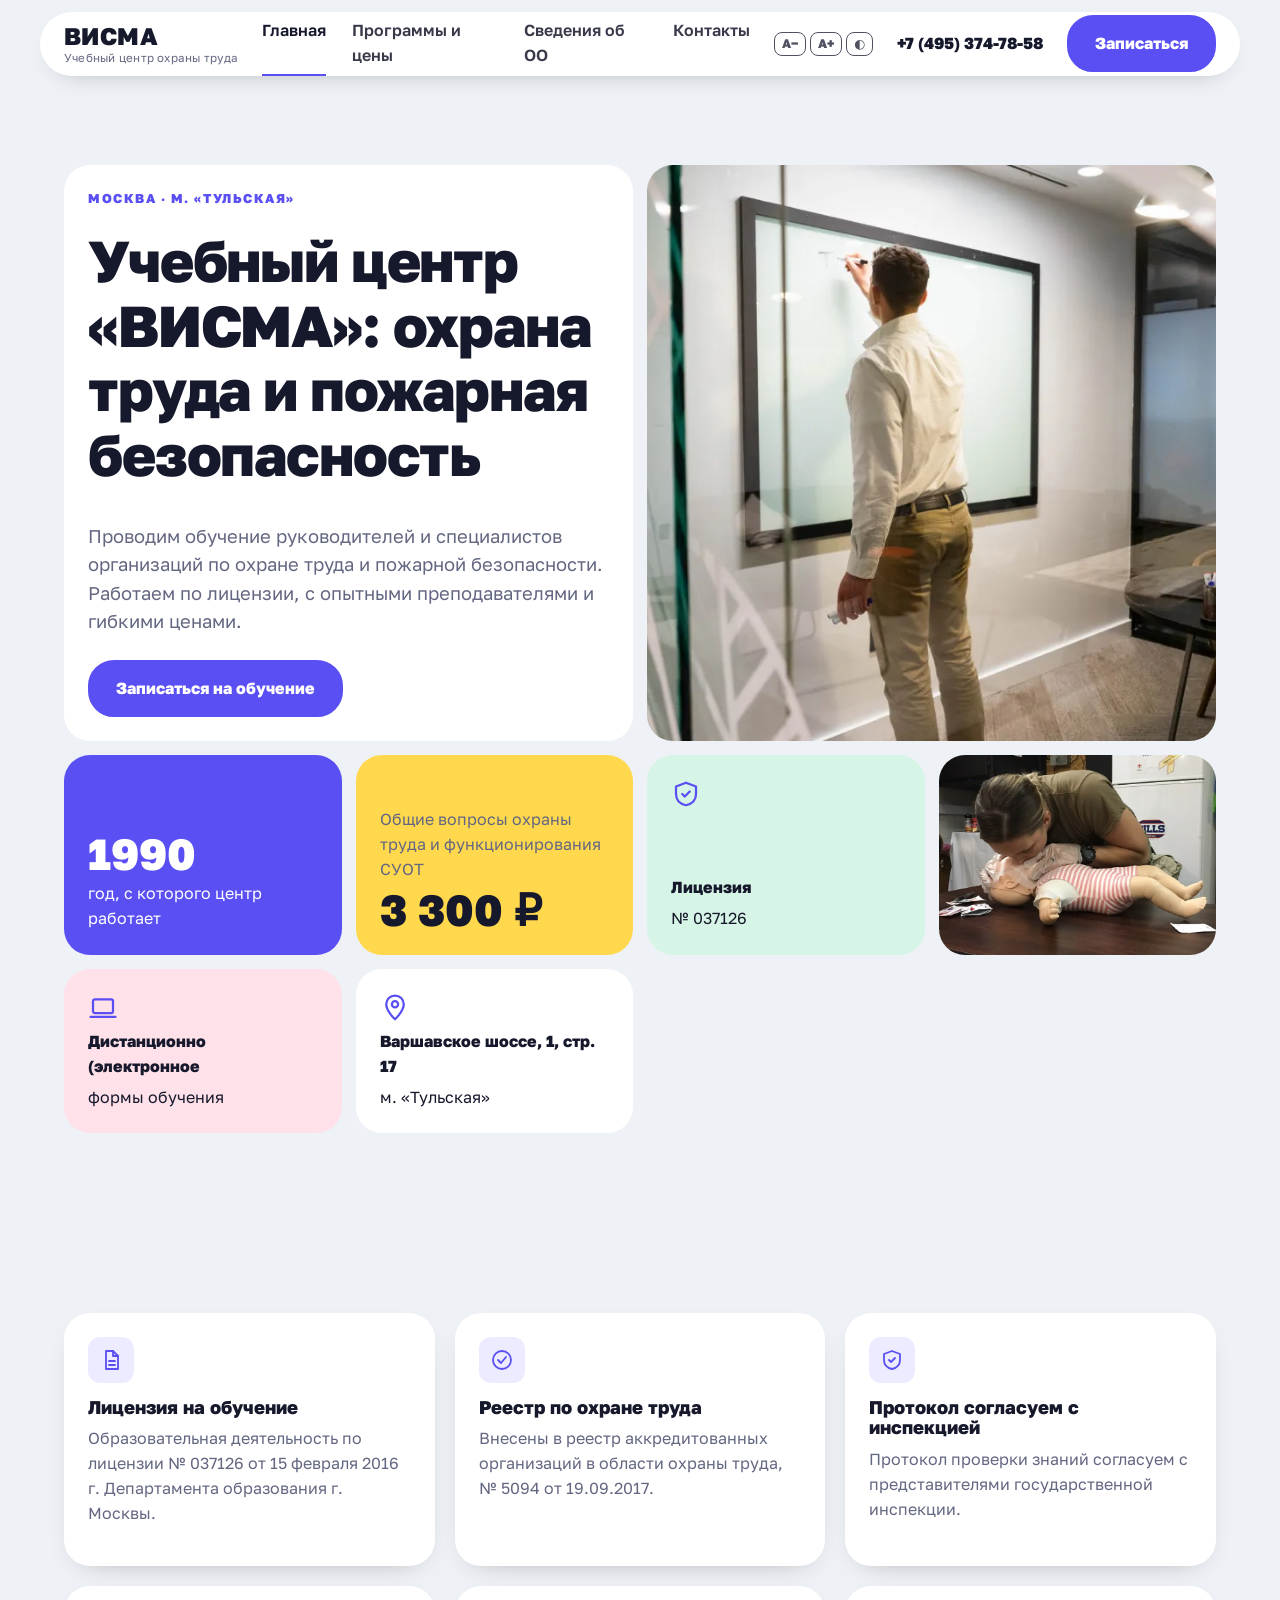
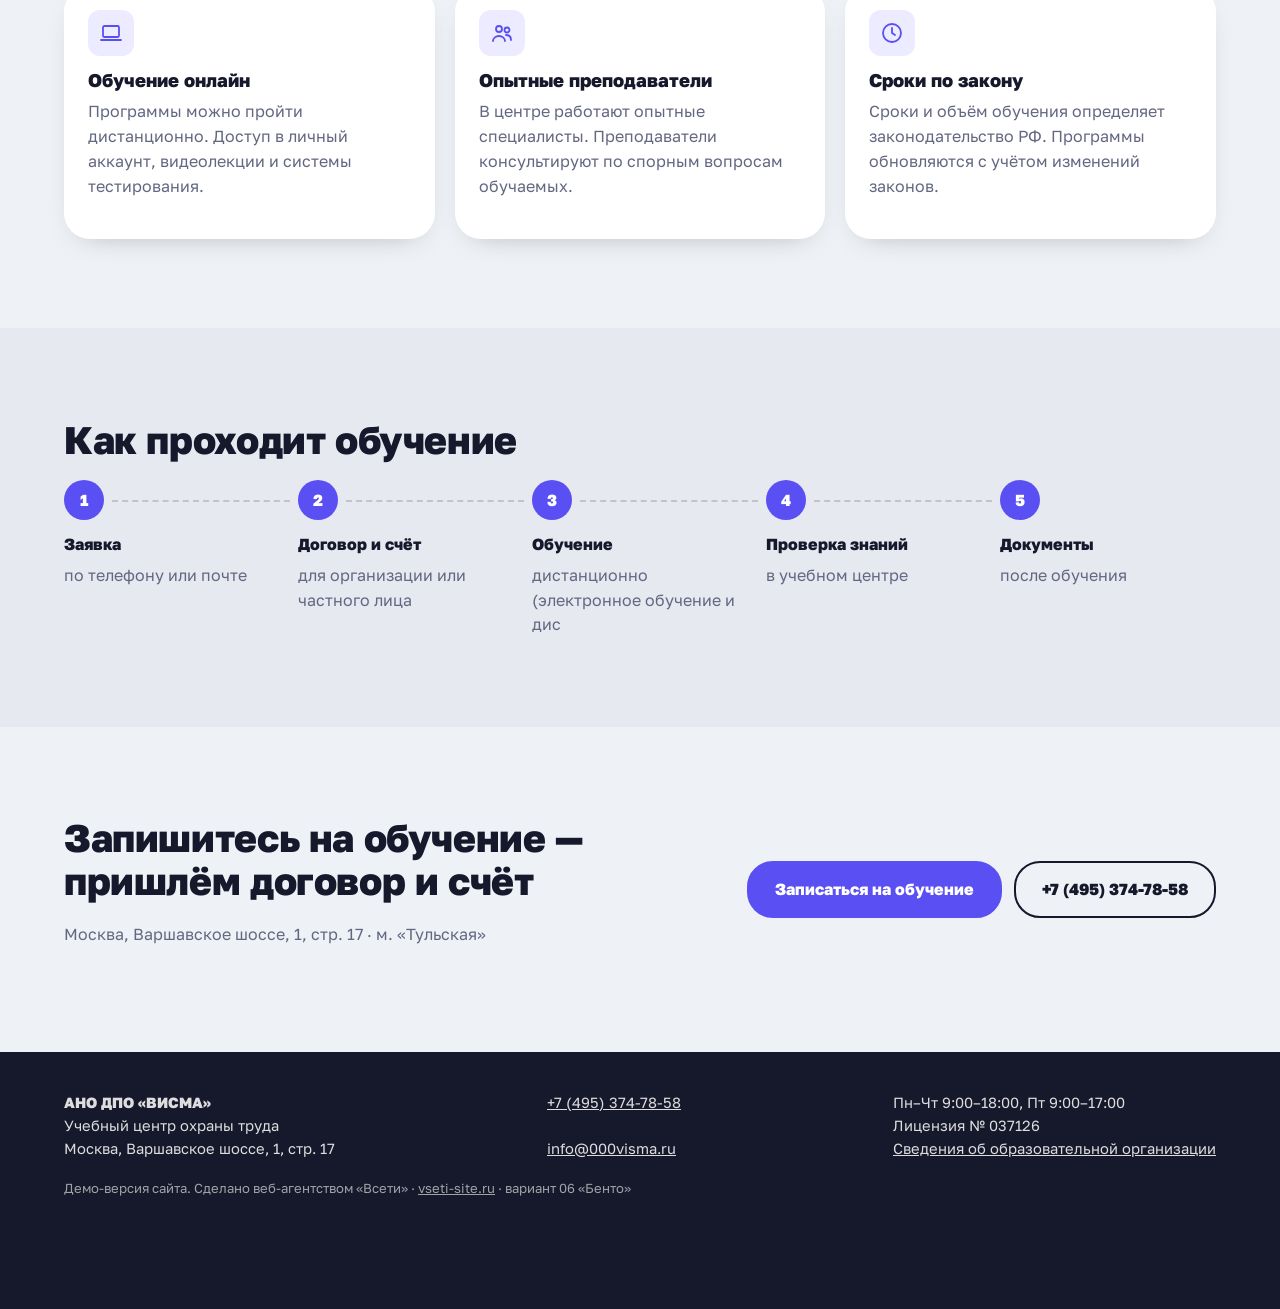
<file: index.html>
<!doctype html><html lang="ru"><head><meta charset="utf-8"><meta name="viewport" content="width=device-width,initial-scale=1"><meta name="robots" content="noindex"><title>Главная — учебный центр охраны труда «ВИСМА», Москва</title><meta name="description" content="АНО ДПО «ВИСМА»: обучение руководителей и специалистов по охране труда, пожарной безопасности, ГО и ЧС и работе на высоте. Лицензия, Москва."><link rel="stylesheet" href="assets/fonts.css"><link rel="stylesheet" href="assets/base.css"><link rel="stylesheet" href="assets/edu.css"><style>
:root{--bg:#eef1f5;--fg:#16182b;--muted:#636781;--accent:#5a4ff3;--card:#fff;--alt:#e6e9f0;--soft:#ecebff;--r:26px;--fh:'Golos Text';--fb:'Golos Text';--hw:800;--fbg:#16182b;--mbg:#16182b;--hbd:0;--hbg:transparent}
.hdr .wrap{background:#fff;border-radius:999px;margin-top:12px;min-height:62px;box-shadow:0 10px 30px -20px rgba(0,0,0,.4)}
.bento .t3{background:var(--accent);color:#fff}.bento .t4{background:#ffd84d}.bento .t5{background:#d7f5e6}.bento .t7{background:#ffe1ea}
.bento .t3 .big{color:#fff}
</style><script type="application/ld+json">{"@context": "https://schema.org", "@type": "EducationalOrganization", "name": "Автономная некоммерческая организация дополнительного профессионального образования «ВИСМА»", "alternateName": "ВИСМА", "description": "Учебный центр охраны труда", "telephone": ["+7 (495) 374-78-58"], "email": "info@000visma.ru", "address": {"@type": "PostalAddress", "streetAddress": "Варшавское шоссе, 1, стр. 17", "addressLocality": "Москва", "addressCountry": "RU"}, "geo": {"@type": "GeoCoordinates", "latitude": 55.704521, "longitude": 37.624867}}</script></head><body class="v06"><header class="hdr"><div class="wrap"><a class="logo" href="index.html"><b>ВИСМА<i></i></b><small>Учебный центр охраны труда</small></a><button class="burger" aria-label="Меню">☰</button><nav class="nav"><a href="index.html" class=on>Главная</a><a href="programmy.html">Программы и цены</a><a href="sveden.html">Сведения об ОО</a><a href="kontakty.html">Контакты</a></nav><div class="a11y d"><button data-a="minus" title="Мельче">А−</button><button data-a="plus" title="Крупнее">А+</button><button data-a="hc" title="Версия для слабовидящих">◐</button></div><a class="nw hphone d" href="tel:+74953747858">+7 (495) 374-78-58</a><button class="btn d hbtn" data-a="rec">Записаться</button></div></header><main><section class="sec hero bento"><div class="wrap bg"><div class="t t1"><span class="eyebrow">Москва · м. «Тульская»</span><h1>Учебный центр <span class="nw">«ВИСМА»</span>: охрана труда и пожарная безопасность</h1><p class="lead">Проводим обучение руководителей и специалистов организаций по охране труда и пожарной безопасности. Работаем по лицензии, с опытными преподавателями и гибкими ценами.</p><div class="btns"><button class="btn" data-a="rec">Записаться на обучение</button></div></div><div class="t t2 ph" style="background-image:url(assets/img/hero1.webp)"></div><div class="t t3"><b class="big">1990</b><span>год, с которого центр работает</span></div><div class="t t4"><span class="muted">Общие вопросы охраны труда и функционирования СУОТ</span><b class="big nw">3 300 ₽</b></div><div class="t t5"><svg viewBox="0 0 24 24" fill="none" stroke="currentColor" stroke-width="1.8" stroke-linecap="round" stroke-linejoin="round"><path d="M12 3l8 3v6c0 5-3.5 8-8 9-4.5-1-8-4-8-9V6z"/><path d="M9 12l2 2 4-4"/></svg><b>Лицензия</b><span>№ 037126</span></div><div class="t t6 ph" style="background-image:url(assets/img/prac1-s.webp)"></div><div class="t t7"><svg viewBox="0 0 24 24" fill="none" stroke="currentColor" stroke-width="1.8" stroke-linecap="round" stroke-linejoin="round"><rect x="4" y="5" width="16" height="11" rx="1.5"/><path d="M2 19h20"/></svg><b>Дистанционно (электронное</b><span>формы обучения</span></div><div class="t t8"><svg viewBox="0 0 24 24" fill="none" stroke="currentColor" stroke-width="1.8" stroke-linecap="round" stroke-linejoin="round"><path d="M12 21s7-6.5 7-12a7 7 0 0 0-14 0c0 5.5 7 12 7 12z"/><circle cx="12" cy="9" r="2.5"/></svg><b>Варшавское шоссе, 1, стр. 17</b><span>м. «Тульская»</span></div></div></section><section class="sec"><div class="wrap"><div class="grid g3 feats"><div class="card feat"><div class="ico"><svg viewBox="0 0 24 24" fill="none" stroke="currentColor" stroke-width="1.8" stroke-linecap="round" stroke-linejoin="round"><path d="M7 3h7l5 5v13H7z"/><path d="M14 3v5h5M10 13h6M10 17h6"/></svg></div><h3>Лицензия на обучение</h3><p class="muted">Образовательная деятельность по лицензии № 037126 от 15 февраля 2016 г. Департамента образования г. Москвы.</p></div><div class="card feat"><div class="ico"><svg viewBox="0 0 24 24" fill="none" stroke="currentColor" stroke-width="1.8" stroke-linecap="round" stroke-linejoin="round"><circle cx="12" cy="12" r="9"/><path d="M8 12l3 3 5-6"/></svg></div><h3>Реестр по охране труда</h3><p class="muted">Внесены в реестр аккредитованных организаций в области охраны труда, № 5094 от 19.09.2017.</p></div><div class="card feat"><div class="ico"><svg viewBox="0 0 24 24" fill="none" stroke="currentColor" stroke-width="1.8" stroke-linecap="round" stroke-linejoin="round"><path d="M12 3l8 3v6c0 5-3.5 8-8 9-4.5-1-8-4-8-9V6z"/><path d="M9 12l2 2 4-4"/></svg></div><h3>Протокол согласуем с инспекцией</h3><p class="muted">Протокол проверки знаний согласуем с представителями государственной инспекции.</p></div><div class="card feat"><div class="ico"><svg viewBox="0 0 24 24" fill="none" stroke="currentColor" stroke-width="1.8" stroke-linecap="round" stroke-linejoin="round"><rect x="4" y="5" width="16" height="11" rx="1.5"/><path d="M2 19h20"/></svg></div><h3>Обучение онлайн</h3><p class="muted">Программы можно пройти дистанционно. Доступ в личный аккаунт, видеолекции и системы тестирования.</p></div><div class="card feat"><div class="ico"><svg viewBox="0 0 24 24" fill="none" stroke="currentColor" stroke-width="1.8" stroke-linecap="round" stroke-linejoin="round"><circle cx="9" cy="8" r="3"/><path d="M3 20c0-3 3-5 6-5s6 2 6 5"/><circle cx="17" cy="9" r="2.5"/><path d="M16 14c3 0 5 2 5 5"/></svg></div><h3>Опытные преподаватели</h3><p class="muted">В центре работают опытные специалисты. Преподаватели консультируют по спорным вопросам обучаемых.</p></div><div class="card feat"><div class="ico"><svg viewBox="0 0 24 24" fill="none" stroke="currentColor" stroke-width="1.8" stroke-linecap="round" stroke-linejoin="round"><circle cx="12" cy="12" r="9"/><path d="M12 7v5l3 2"/></svg></div><h3>Сроки по закону</h3><p class="muted">Сроки и объём обучения определяет законодательство РФ. Программы обновляются с учётом изменений законов.</p></div></div></div></section><section class="sec alt"><div class="wrap"><h2>Как проходит обучение</h2><ol class="howl"><li><b>Заявка</b><span class="muted">по телефону или почте</span></li><li><b>Договор и счёт</b><span class="muted">для организации или частного лица</span></li><li><b>Обучение</b><span class="muted">дистанционно (электронное обучение и дис</span></li><li><b>Проверка знаний</b><span class="muted">в учебном центре</span></li><li><b>Документы</b><span class="muted">после обучения</span></li></ol></div></section><section class="sec cta"><div class="wrap ctaw"><div><h2>Запишитесь на обучение — пришлём договор и счёт</h2><p class="muted">Москва, Варшавское шоссе, 1, стр. 17 · м. «Тульская»</p></div><div class="btns"><button class="btn" data-a="rec">Записаться на обучение</button><a class="btn ghost" href="tel:+74953747858">+7 (495) 374-78-58</a></div></div></section></main><footer class="ftr"><div class="wrap"><div><b>АНО ДПО «ВИСМА»</b><br>Учебный центр охраны труда<br>Москва, Варшавское шоссе, 1, стр. 17</div><div><a class="nw " href="tel:+74953747858">+7 (495) 374-78-58</a><br><br><a href="mailto:info@000visma.ru">info@000visma.ru</a></div><div>Пн–Чт 9:00–18:00, Пт 9:00–17:00<br>Лицензия № 037126<br><a href="sveden.html">Сведения об образовательной организации</a></div><div class="agency">Демо-версия сайта. Сделано веб-агентством «Всети» · <a href="https://vseti-site.ru">vseti-site.ru</a> · вариант 06 «Бенто»</div></div></footer><div class="mbar"><a href="tel:+74953747858"><span>☎</span>Позвонить</a><a href="https://yandex.ru/maps/?rtext=~55.704521,37.624867&rtt=mt" target="_blank" rel="noopener"><span>➤</span>Маршрут</a><button class="rec" data-a="rec"><span>✎</span>Записаться</button></div><div class="modal" id="rec"><div class="box"><button class="x" data-a="close" aria-label="Закрыть">×</button><h3>Запись на обучение</h3><p style="color:#555">Позвоните или напишите — подберём программу, пришлём договор и счёт для организации.</p><a class="big" href="tel:+74953747858">+7 (495) 374-78-58</a><p style="color:#555">Почта: <a href="mailto:info@000visma.ru">info@000visma.ru</a></p></div></div><script src="assets/site.js"></script></body></html>
</file>
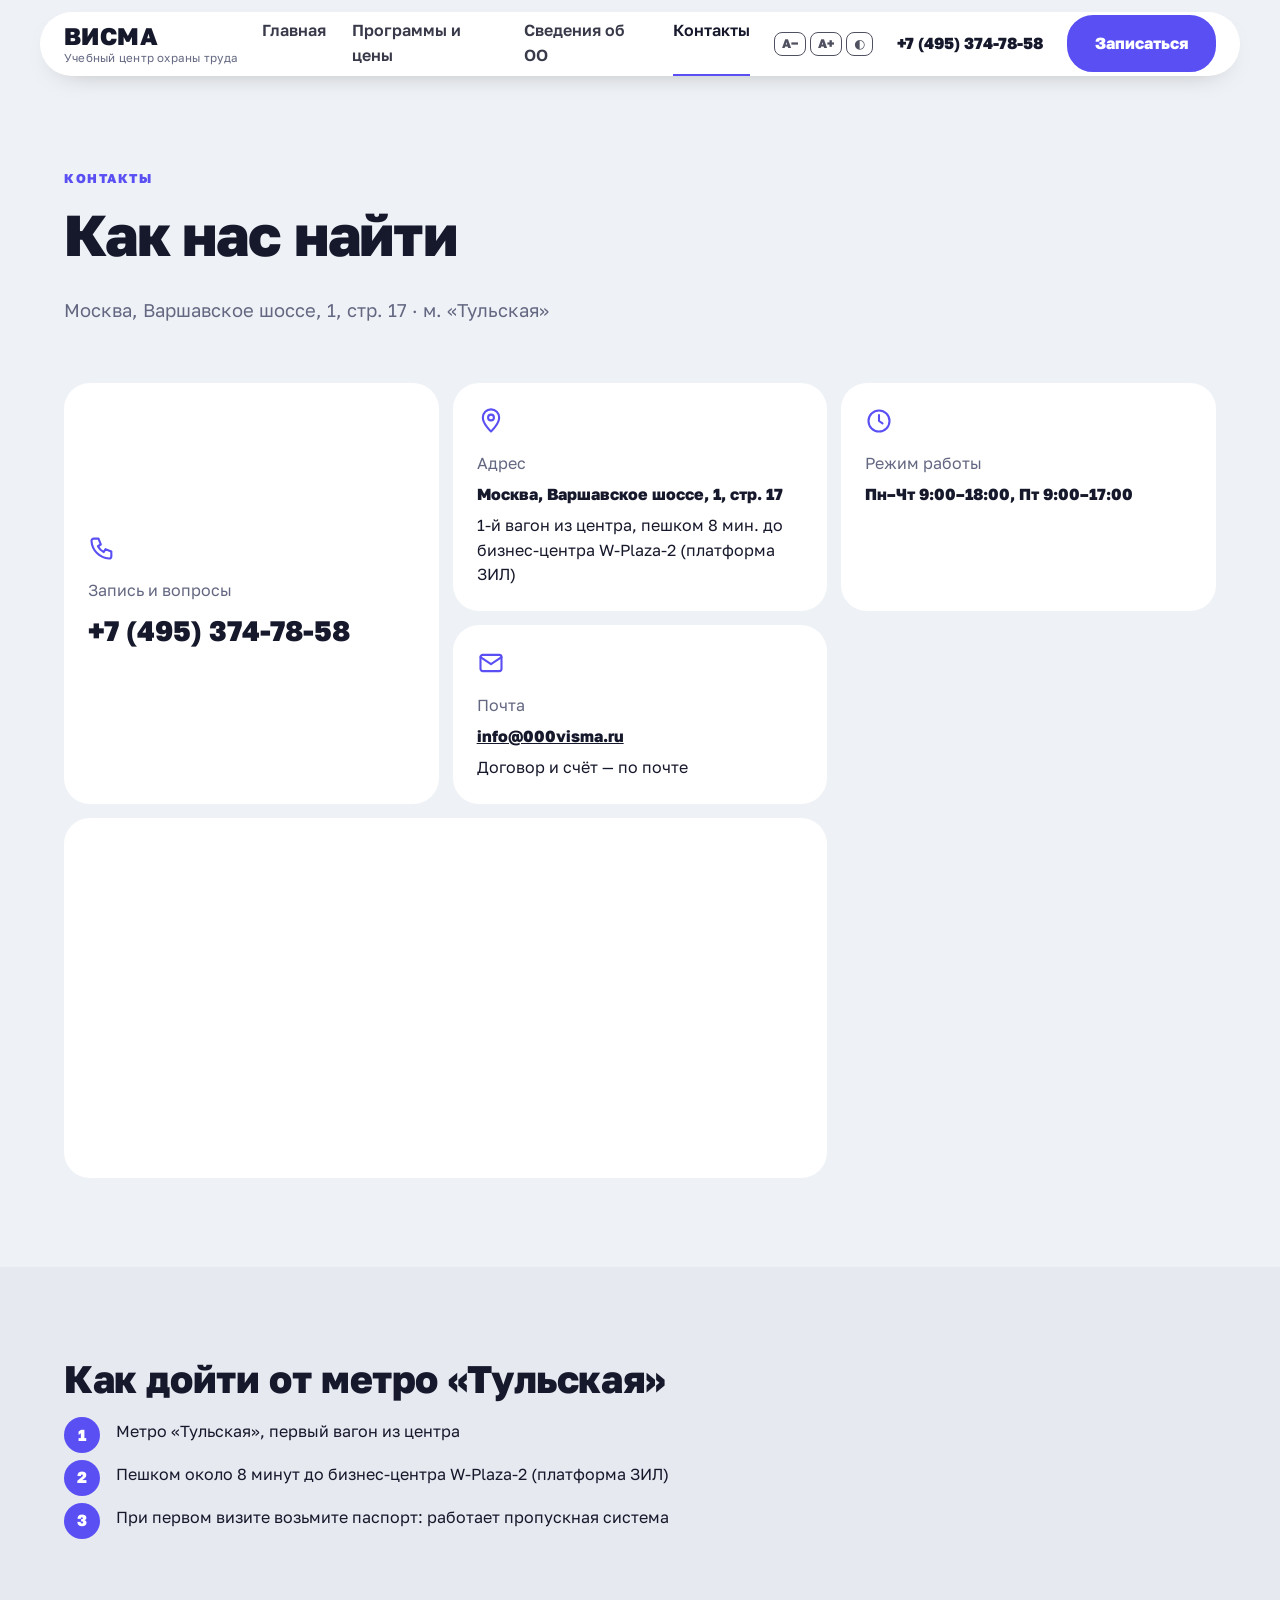
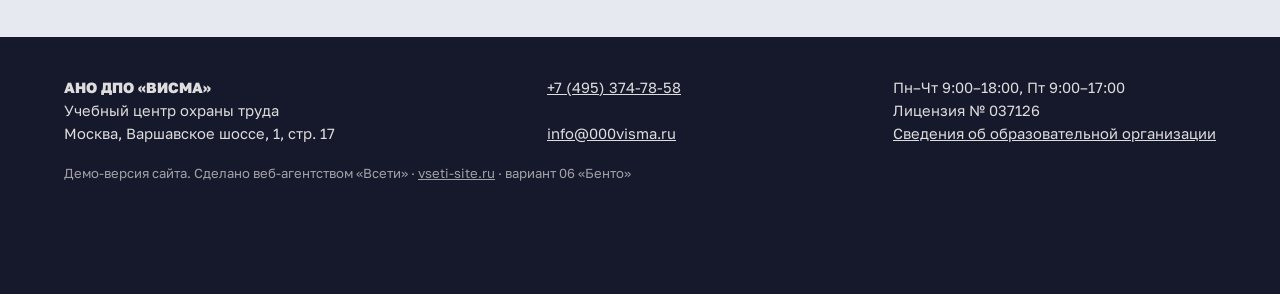
<file: kontakty.html>
<!doctype html><html lang="ru"><head><meta charset="utf-8"><meta name="viewport" content="width=device-width,initial-scale=1"><meta name="robots" content="noindex"><title>Контакты — учебный центр охраны труда «ВИСМА», Москва</title><meta name="description" content="АНО ДПО «ВИСМА»: обучение руководителей и специалистов по охране труда, пожарной безопасности, ГО и ЧС и работе на высоте. Лицензия, Москва."><link rel="stylesheet" href="assets/fonts.css"><link rel="stylesheet" href="assets/base.css"><link rel="stylesheet" href="assets/edu.css"><style>
:root{--bg:#eef1f5;--fg:#16182b;--muted:#636781;--accent:#5a4ff3;--card:#fff;--alt:#e6e9f0;--soft:#ecebff;--r:26px;--fh:'Golos Text';--fb:'Golos Text';--hw:800;--fbg:#16182b;--mbg:#16182b;--hbd:0;--hbg:transparent}
.hdr .wrap{background:#fff;border-radius:999px;margin-top:12px;min-height:62px;box-shadow:0 10px 30px -20px rgba(0,0,0,.4)}
.bento .t3{background:var(--accent);color:#fff}.bento .t4{background:#ffd84d}.bento .t5{background:#d7f5e6}.bento .t7{background:#ffe1ea}
.bento .t3 .big{color:#fff}
</style><script type="application/ld+json">{"@context": "https://schema.org", "@type": "EducationalOrganization", "name": "Автономная некоммерческая организация дополнительного профессионального образования «ВИСМА»", "alternateName": "ВИСМА", "description": "Учебный центр охраны труда", "telephone": ["+7 (495) 374-78-58"], "email": "info@000visma.ru", "address": {"@type": "PostalAddress", "streetAddress": "Варшавское шоссе, 1, стр. 17", "addressLocality": "Москва", "addressCountry": "RU"}, "geo": {"@type": "GeoCoordinates", "latitude": 55.704521, "longitude": 37.624867}}</script></head><body class="v06"><header class="hdr"><div class="wrap"><a class="logo" href="index.html"><b>ВИСМА<i></i></b><small>Учебный центр охраны труда</small></a><button class="burger" aria-label="Меню">☰</button><nav class="nav"><a href="index.html">Главная</a><a href="programmy.html">Программы и цены</a><a href="sveden.html">Сведения об ОО</a><a href="kontakty.html" class=on>Контакты</a></nav><div class="a11y d"><button data-a="minus" title="Мельче">А−</button><button data-a="plus" title="Крупнее">А+</button><button data-a="hc" title="Версия для слабовидящих">◐</button></div><a class="nw hphone d" href="tel:+74953747858">+7 (495) 374-78-58</a><button class="btn d hbtn" data-a="rec">Записаться</button></div></header><main><section class="sec phead"><div class="wrap"><span class="eyebrow">Контакты</span><h1>Как нас найти</h1><p class="lead muted">Москва, Варшавское шоссе, 1, стр. 17 · м. «Тульская»</p></div></section><section class="sec s0"><div class="wrap ctiles"><div class="t big"><svg viewBox="0 0 24 24" fill="none" stroke="currentColor" stroke-width="1.8" stroke-linecap="round" stroke-linejoin="round"><path d="M5 4h4l2 5-2.5 1.5a11 11 0 0 0 5 5L15 13l5 2v4a2 2 0 0 1-2 2A16 16 0 0 1 3 6a2 2 0 0 1 2-2"/></svg><span class="muted">Запись и вопросы</span><a class="nw xl" href="tel:+74953747858">+7 (495) 374-78-58</a></div><div class="t"><svg viewBox="0 0 24 24" fill="none" stroke="currentColor" stroke-width="1.8" stroke-linecap="round" stroke-linejoin="round"><path d="M12 21s7-6.5 7-12a7 7 0 0 0-14 0c0 5.5 7 12 7 12z"/><circle cx="12" cy="9" r="2.5"/></svg><span class="muted">Адрес</span><b>Москва, Варшавское шоссе, 1, стр. 17</b><span>1-й вагон из центра, пешком 8 мин. до бизнес-центра W-Plaza-2 (платформа ЗИЛ)</span></div><div class="t"><svg viewBox="0 0 24 24" fill="none" stroke="currentColor" stroke-width="1.8" stroke-linecap="round" stroke-linejoin="round"><circle cx="12" cy="12" r="9"/><path d="M12 7v5l3 2"/></svg><span class="muted">Режим работы</span><b>Пн–Чт 9:00–18:00, Пт 9:00–17:00</b></div><div class="t"><svg viewBox="0 0 24 24" fill="none" stroke="currentColor" stroke-width="1.8" stroke-linecap="round" stroke-linejoin="round"><rect x="3" y="5" width="18" height="14" rx="2"/><path d="M3 7l9 6 9-6"/></svg><span class="muted">Почта</span><a href="mailto:info@000visma.ru"><b>info@000visma.ru</b></a><span>Договор и счёт — по почте</span></div><div class="t mapt"><div class="mapwrap "><iframe src="https://yandex.ru/map-widget/v1/?ll=37.624867,55.704521&z=16&pt=37.624867,55.704521,pm2rdm" title="Карта: Москва, Варшавское шоссе, 1, стр. 17" loading="lazy"></iframe></div></div></div></section><section class="sec alt"><div class="wrap"><h2>Как дойти от метро «Тульская»</h2><ol class="steps"><li>Метро «Тульская», первый вагон из центра</li><li>Пешком около 8 минут до бизнес-центра W-Plaza-2 (платформа ЗИЛ)</li><li>При первом визите возьмите паспорт: работает пропускная система</li></ol></div></section></main><footer class="ftr"><div class="wrap"><div><b>АНО ДПО «ВИСМА»</b><br>Учебный центр охраны труда<br>Москва, Варшавское шоссе, 1, стр. 17</div><div><a class="nw " href="tel:+74953747858">+7 (495) 374-78-58</a><br><br><a href="mailto:info@000visma.ru">info@000visma.ru</a></div><div>Пн–Чт 9:00–18:00, Пт 9:00–17:00<br>Лицензия № 037126<br><a href="sveden.html">Сведения об образовательной организации</a></div><div class="agency">Демо-версия сайта. Сделано веб-агентством «Всети» · <a href="https://vseti-site.ru">vseti-site.ru</a> · вариант 06 «Бенто»</div></div></footer><div class="mbar"><a href="tel:+74953747858"><span>☎</span>Позвонить</a><a href="https://yandex.ru/maps/?rtext=~55.704521,37.624867&rtt=mt" target="_blank" rel="noopener"><span>➤</span>Маршрут</a><button class="rec" data-a="rec"><span>✎</span>Записаться</button></div><div class="modal" id="rec"><div class="box"><button class="x" data-a="close" aria-label="Закрыть">×</button><h3>Запись на обучение</h3><p style="color:#555">Позвоните или напишите — подберём программу, пришлём договор и счёт для организации.</p><a class="big" href="tel:+74953747858">+7 (495) 374-78-58</a><p style="color:#555">Почта: <a href="mailto:info@000visma.ru">info@000visma.ru</a></p></div></div><script src="assets/site.js"></script></body></html>
</file>
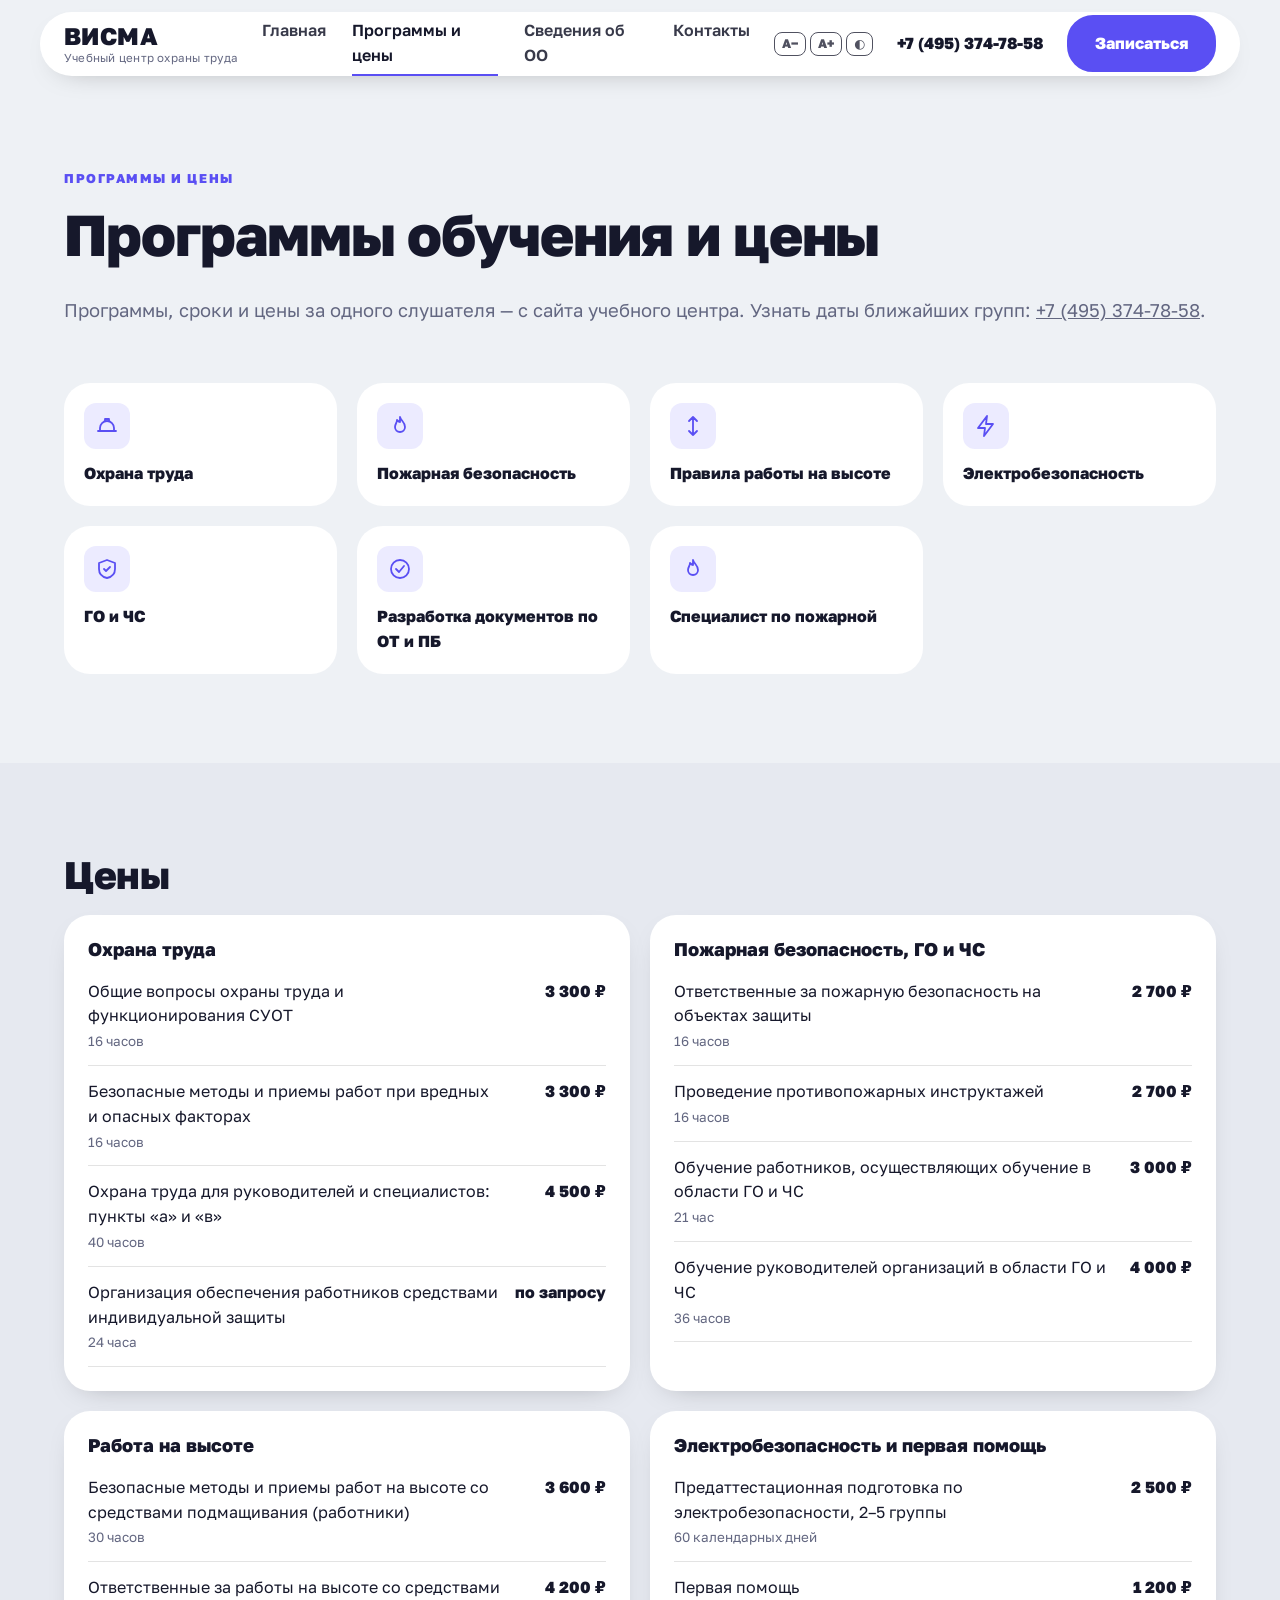
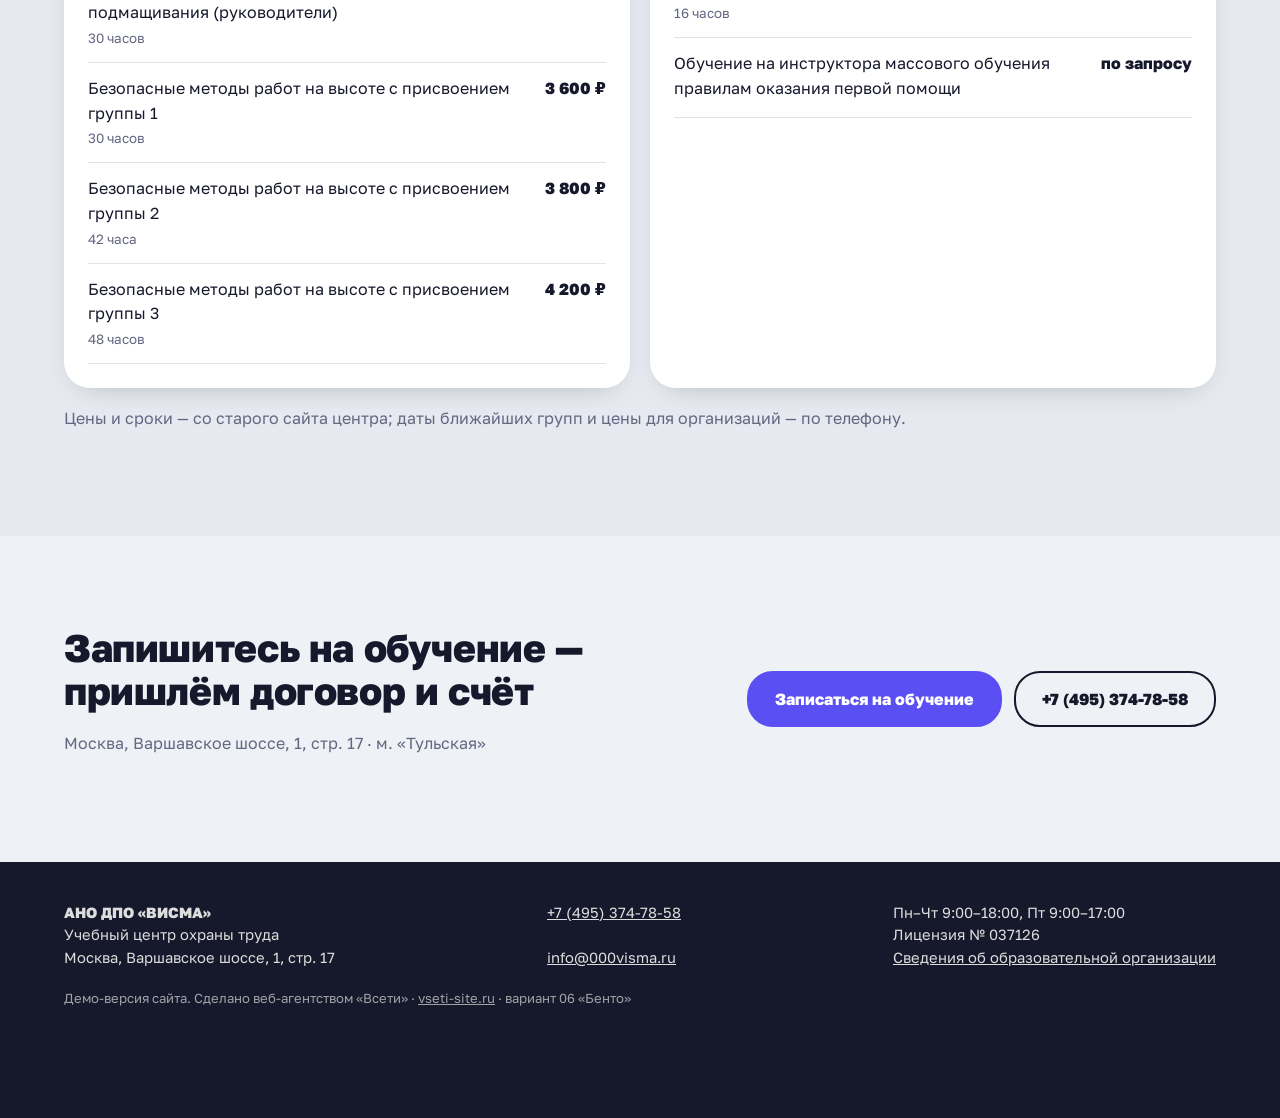
<file: programmy.html>
<!doctype html><html lang="ru"><head><meta charset="utf-8"><meta name="viewport" content="width=device-width,initial-scale=1"><meta name="robots" content="noindex"><title>Программы и цены — учебный центр охраны труда «ВИСМА», Москва</title><meta name="description" content="АНО ДПО «ВИСМА»: обучение руководителей и специалистов по охране труда, пожарной безопасности, ГО и ЧС и работе на высоте. Лицензия, Москва."><link rel="stylesheet" href="assets/fonts.css"><link rel="stylesheet" href="assets/base.css"><link rel="stylesheet" href="assets/edu.css"><style>
:root{--bg:#eef1f5;--fg:#16182b;--muted:#636781;--accent:#5a4ff3;--card:#fff;--alt:#e6e9f0;--soft:#ecebff;--r:26px;--fh:'Golos Text';--fb:'Golos Text';--hw:800;--fbg:#16182b;--mbg:#16182b;--hbd:0;--hbg:transparent}
.hdr .wrap{background:#fff;border-radius:999px;margin-top:12px;min-height:62px;box-shadow:0 10px 30px -20px rgba(0,0,0,.4)}
.bento .t3{background:var(--accent);color:#fff}.bento .t4{background:#ffd84d}.bento .t5{background:#d7f5e6}.bento .t7{background:#ffe1ea}
.bento .t3 .big{color:#fff}
</style><script type="application/ld+json">{"@context": "https://schema.org", "@type": "EducationalOrganization", "name": "Автономная некоммерческая организация дополнительного профессионального образования «ВИСМА»", "alternateName": "ВИСМА", "description": "Учебный центр охраны труда", "telephone": ["+7 (495) 374-78-58"], "email": "info@000visma.ru", "address": {"@type": "PostalAddress", "streetAddress": "Варшавское шоссе, 1, стр. 17", "addressLocality": "Москва", "addressCountry": "RU"}, "geo": {"@type": "GeoCoordinates", "latitude": 55.704521, "longitude": 37.624867}}</script></head><body class="v06"><header class="hdr"><div class="wrap"><a class="logo" href="index.html"><b>ВИСМА<i></i></b><small>Учебный центр охраны труда</small></a><button class="burger" aria-label="Меню">☰</button><nav class="nav"><a href="index.html">Главная</a><a href="programmy.html" class=on>Программы и цены</a><a href="sveden.html">Сведения об ОО</a><a href="kontakty.html">Контакты</a></nav><div class="a11y d"><button data-a="minus" title="Мельче">А−</button><button data-a="plus" title="Крупнее">А+</button><button data-a="hc" title="Версия для слабовидящих">◐</button></div><a class="nw hphone d" href="tel:+74953747858">+7 (495) 374-78-58</a><button class="btn d hbtn" data-a="rec">Записаться</button></div></header><main><section class="sec phead"><div class="wrap"><span class="eyebrow">Программы и цены</span><h1>Программы обучения и цены</h1><p class="lead muted">Программы, сроки и цены за одного слушателя — с сайта учебного центра. Узнать даты ближайших групп: <a class="nw " href="tel:+74953747858">+7 (495) 374-78-58</a>.</p></div></section><section class="sec s0"><div class="wrap"><div class="grid g4 tiles"><div class="tile"><div class="ico"><svg viewBox="0 0 24 24" fill="none" stroke="currentColor" stroke-width="1.8" stroke-linecap="round" stroke-linejoin="round"><path d="M3 17h18M5 17v-3a7 7 0 0 1 14 0v3"/><path d="M10 7V5h4v2"/></svg></div><b>Охрана труда</b></div><div class="tile"><div class="ico"><svg viewBox="0 0 24 24" fill="none" stroke="currentColor" stroke-width="1.8" stroke-linecap="round" stroke-linejoin="round"><path d="M12 3c1 4 5 5 5 10a5 5 0 0 1-10 0c0-3 2-4 2-7 1 1 2 2 3 2 0-2 0-3 0-5z"/></svg></div><b>Пожарная безопасность</b></div><div class="tile"><div class="ico"><svg viewBox="0 0 24 24" fill="none" stroke="currentColor" stroke-width="1.8" stroke-linecap="round" stroke-linejoin="round"><path d="M12 3v18M8 7l4-4 4 4M8 17l4 4 4-4"/></svg></div><b>Правила работы на высоте</b></div><div class="tile"><div class="ico"><svg viewBox="0 0 24 24" fill="none" stroke="currentColor" stroke-width="1.8" stroke-linecap="round" stroke-linejoin="round"><path d="M13 2L4 14h7l-1 8 9-12h-7z"/></svg></div><b>Электробезопасность</b></div><div class="tile"><div class="ico"><svg viewBox="0 0 24 24" fill="none" stroke="currentColor" stroke-width="1.8" stroke-linecap="round" stroke-linejoin="round"><path d="M12 3l8 3v6c0 5-3.5 8-8 9-4.5-1-8-4-8-9V6z"/><path d="M9 12l2 2 4-4"/></svg></div><b>ГО и ЧС</b></div><div class="tile"><div class="ico"><svg viewBox="0 0 24 24" fill="none" stroke="currentColor" stroke-width="1.8" stroke-linecap="round" stroke-linejoin="round"><circle cx="12" cy="12" r="9"/><path d="M8 12l3 3 5-6"/></svg></div><b>Разработка документов по ОТ и ПБ</b></div><div class="tile"><div class="ico"><svg viewBox="0 0 24 24" fill="none" stroke="currentColor" stroke-width="1.8" stroke-linecap="round" stroke-linejoin="round"><path d="M12 3c1 4 5 5 5 10a5 5 0 0 1-10 0c0-3 2-4 2-7 1 1 2 2 3 2 0-2 0-3 0-5z"/></svg></div><b>Специалист по пожарной</b></div></div></div></section><section class="sec alt"><div class="wrap"><h2>Цены</h2><div class="grid g2 pcards"><div class="card"><h3>Охрана труда</h3><table class="ptable"><tr data-row><td>Общие вопросы охраны труда и функционирования СУОТ<small class="muted">16 часов</small></td><td><span class="nw">3 300 ₽</span></td></tr><tr data-row><td>Безопасные методы и приемы работ при вредных и опасных факторах<small class="muted">16 часов</small></td><td><span class="nw">3 300 ₽</span></td></tr><tr data-row><td>Охрана труда для руководителей и специалистов: пункты «а» и «в»<small class="muted">40 часов</small></td><td><span class="nw">4 500 ₽</span></td></tr><tr data-row><td>Организация обеспечения работников средствами индивидуальной защиты<small class="muted">24 часа</small></td><td><span class="nw">по запросу</span></td></tr></table></div><div class="card"><h3>Пожарная безопасность, ГО и ЧС</h3><table class="ptable"><tr data-row><td>Ответственные за пожарную безопасность на объектах защиты<small class="muted">16 часов</small></td><td><span class="nw">2 700 ₽</span></td></tr><tr data-row><td>Проведение противопожарных инструктажей<small class="muted">16 часов</small></td><td><span class="nw">2 700 ₽</span></td></tr><tr data-row><td>Обучение работников, осуществляющих обучение в области ГО и ЧС<small class="muted">21 час</small></td><td><span class="nw">3 000 ₽</span></td></tr><tr data-row><td>Обучение руководителей организаций в области ГО и ЧС<small class="muted">36 часов</small></td><td><span class="nw">4 000 ₽</span></td></tr></table></div><div class="card"><h3>Работа на высоте</h3><table class="ptable"><tr data-row><td>Безопасные методы и приемы работ на высоте со средствами подмащивания (работники)<small class="muted">30 часов</small></td><td><span class="nw">3 600 ₽</span></td></tr><tr data-row><td>Ответственные за работы на высоте со средствами подмащивания (руководители)<small class="muted">30 часов</small></td><td><span class="nw">4 200 ₽</span></td></tr><tr data-row><td>Безопасные методы работ на высоте с присвоением группы 1<small class="muted">30 часов</small></td><td><span class="nw">3 600 ₽</span></td></tr><tr data-row><td>Безопасные методы работ на высоте с присвоением группы 2<small class="muted">42 часа</small></td><td><span class="nw">3 800 ₽</span></td></tr><tr data-row><td>Безопасные методы работ на высоте с присвоением группы 3<small class="muted">48 часов</small></td><td><span class="nw">4 200 ₽</span></td></tr></table></div><div class="card"><h3>Электробезопасность и первая помощь</h3><table class="ptable"><tr data-row><td>Предаттестационная подготовка по электробезопасности, 2–5 группы<small class="muted">60 календарных дней</small></td><td><span class="nw">2 500 ₽</span></td></tr><tr data-row><td>Первая помощь<small class="muted">16 часов</small></td><td><span class="nw">1 200 ₽</span></td></tr><tr data-row><td>Обучение на инструктора массового обучения правилам оказания первой помощи<small class="muted"></small></td><td><span class="nw">по запросу</span></td></tr></table></div></div><p class="muted" style="margin-top:18px">Цены и сроки — со старого сайта центра; даты ближайших групп и цены для организаций — по телефону.</p></div></section><section class="sec cta"><div class="wrap ctaw"><div><h2>Запишитесь на обучение — пришлём договор и счёт</h2><p class="muted">Москва, Варшавское шоссе, 1, стр. 17 · м. «Тульская»</p></div><div class="btns"><button class="btn" data-a="rec">Записаться на обучение</button><a class="btn ghost" href="tel:+74953747858">+7 (495) 374-78-58</a></div></div></section></main><footer class="ftr"><div class="wrap"><div><b>АНО ДПО «ВИСМА»</b><br>Учебный центр охраны труда<br>Москва, Варшавское шоссе, 1, стр. 17</div><div><a class="nw " href="tel:+74953747858">+7 (495) 374-78-58</a><br><br><a href="mailto:info@000visma.ru">info@000visma.ru</a></div><div>Пн–Чт 9:00–18:00, Пт 9:00–17:00<br>Лицензия № 037126<br><a href="sveden.html">Сведения об образовательной организации</a></div><div class="agency">Демо-версия сайта. Сделано веб-агентством «Всети» · <a href="https://vseti-site.ru">vseti-site.ru</a> · вариант 06 «Бенто»</div></div></footer><div class="mbar"><a href="tel:+74953747858"><span>☎</span>Позвонить</a><a href="https://yandex.ru/maps/?rtext=~55.704521,37.624867&rtt=mt" target="_blank" rel="noopener"><span>➤</span>Маршрут</a><button class="rec" data-a="rec"><span>✎</span>Записаться</button></div><div class="modal" id="rec"><div class="box"><button class="x" data-a="close" aria-label="Закрыть">×</button><h3>Запись на обучение</h3><p style="color:#555">Позвоните или напишите — подберём программу, пришлём договор и счёт для организации.</p><a class="big" href="tel:+74953747858">+7 (495) 374-78-58</a><p style="color:#555">Почта: <a href="mailto:info@000visma.ru">info@000visma.ru</a></p></div></div><script src="assets/site.js"></script></body></html>
</file>
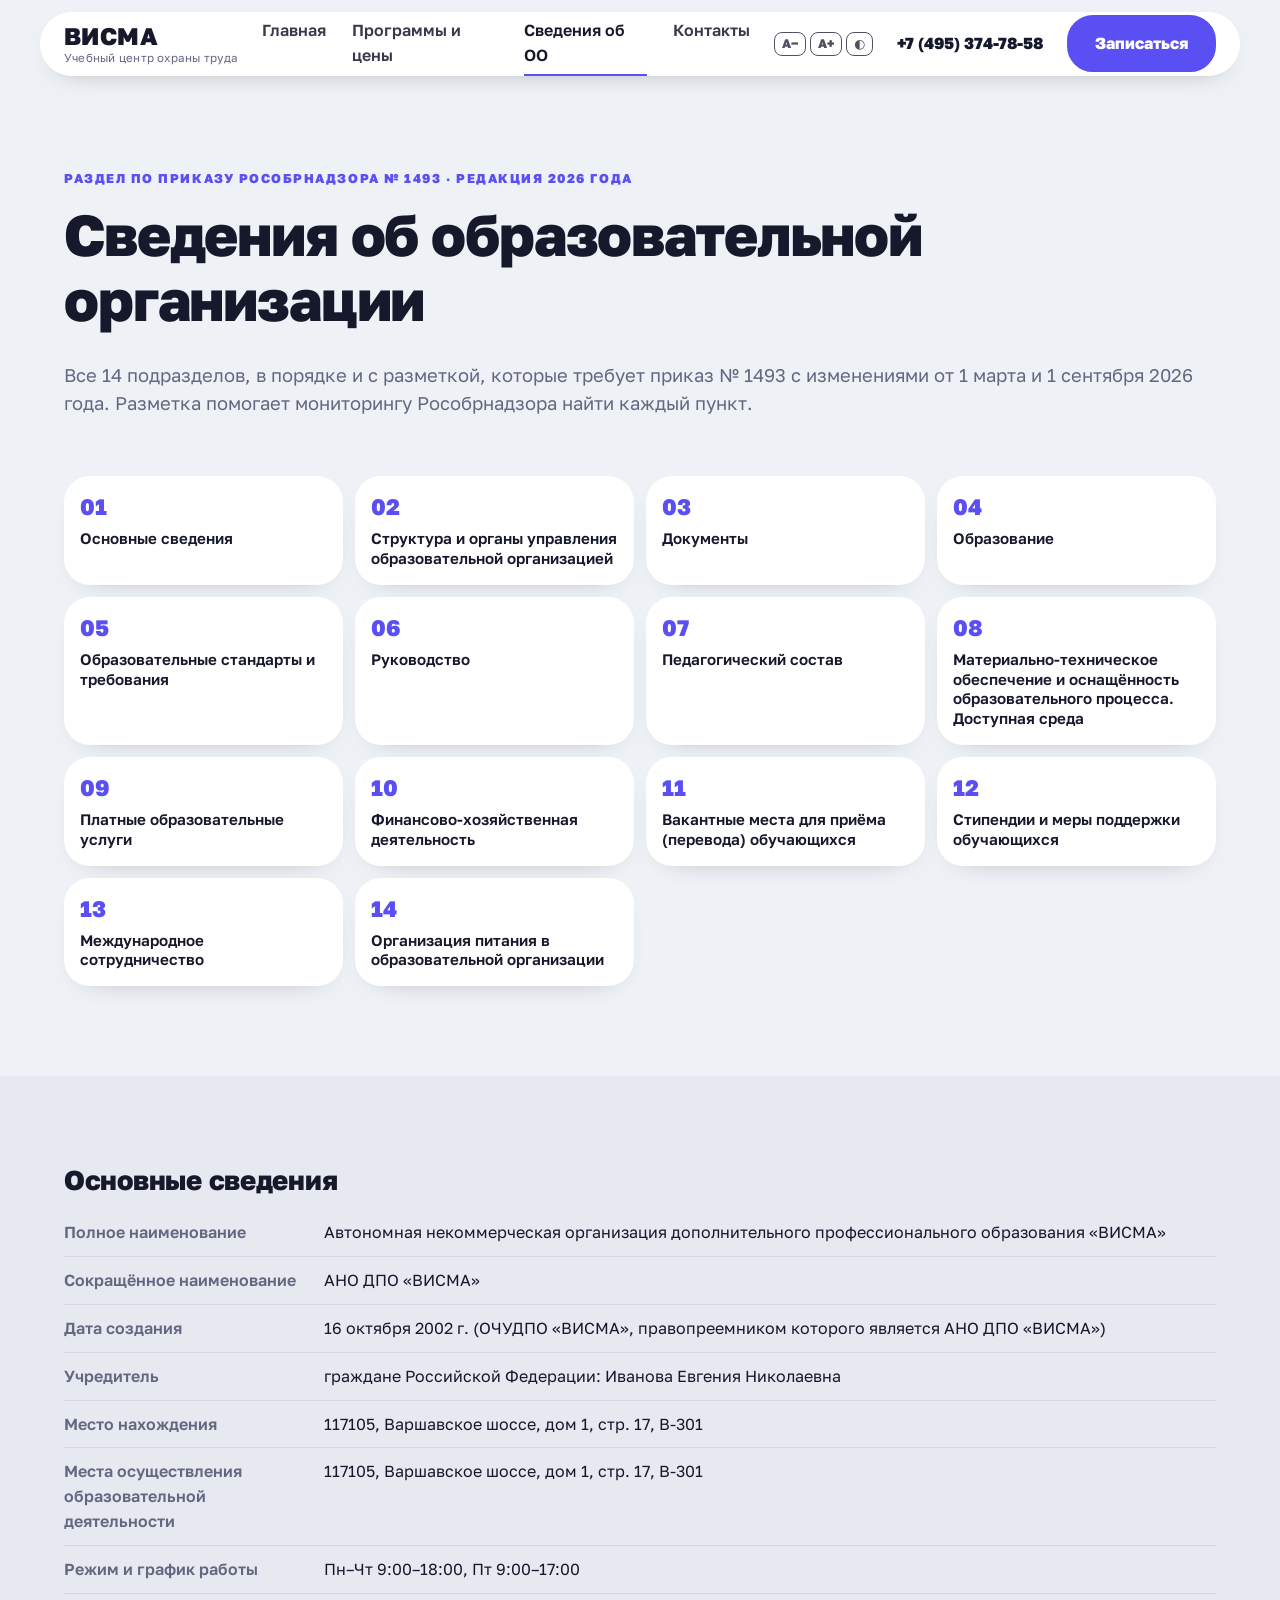
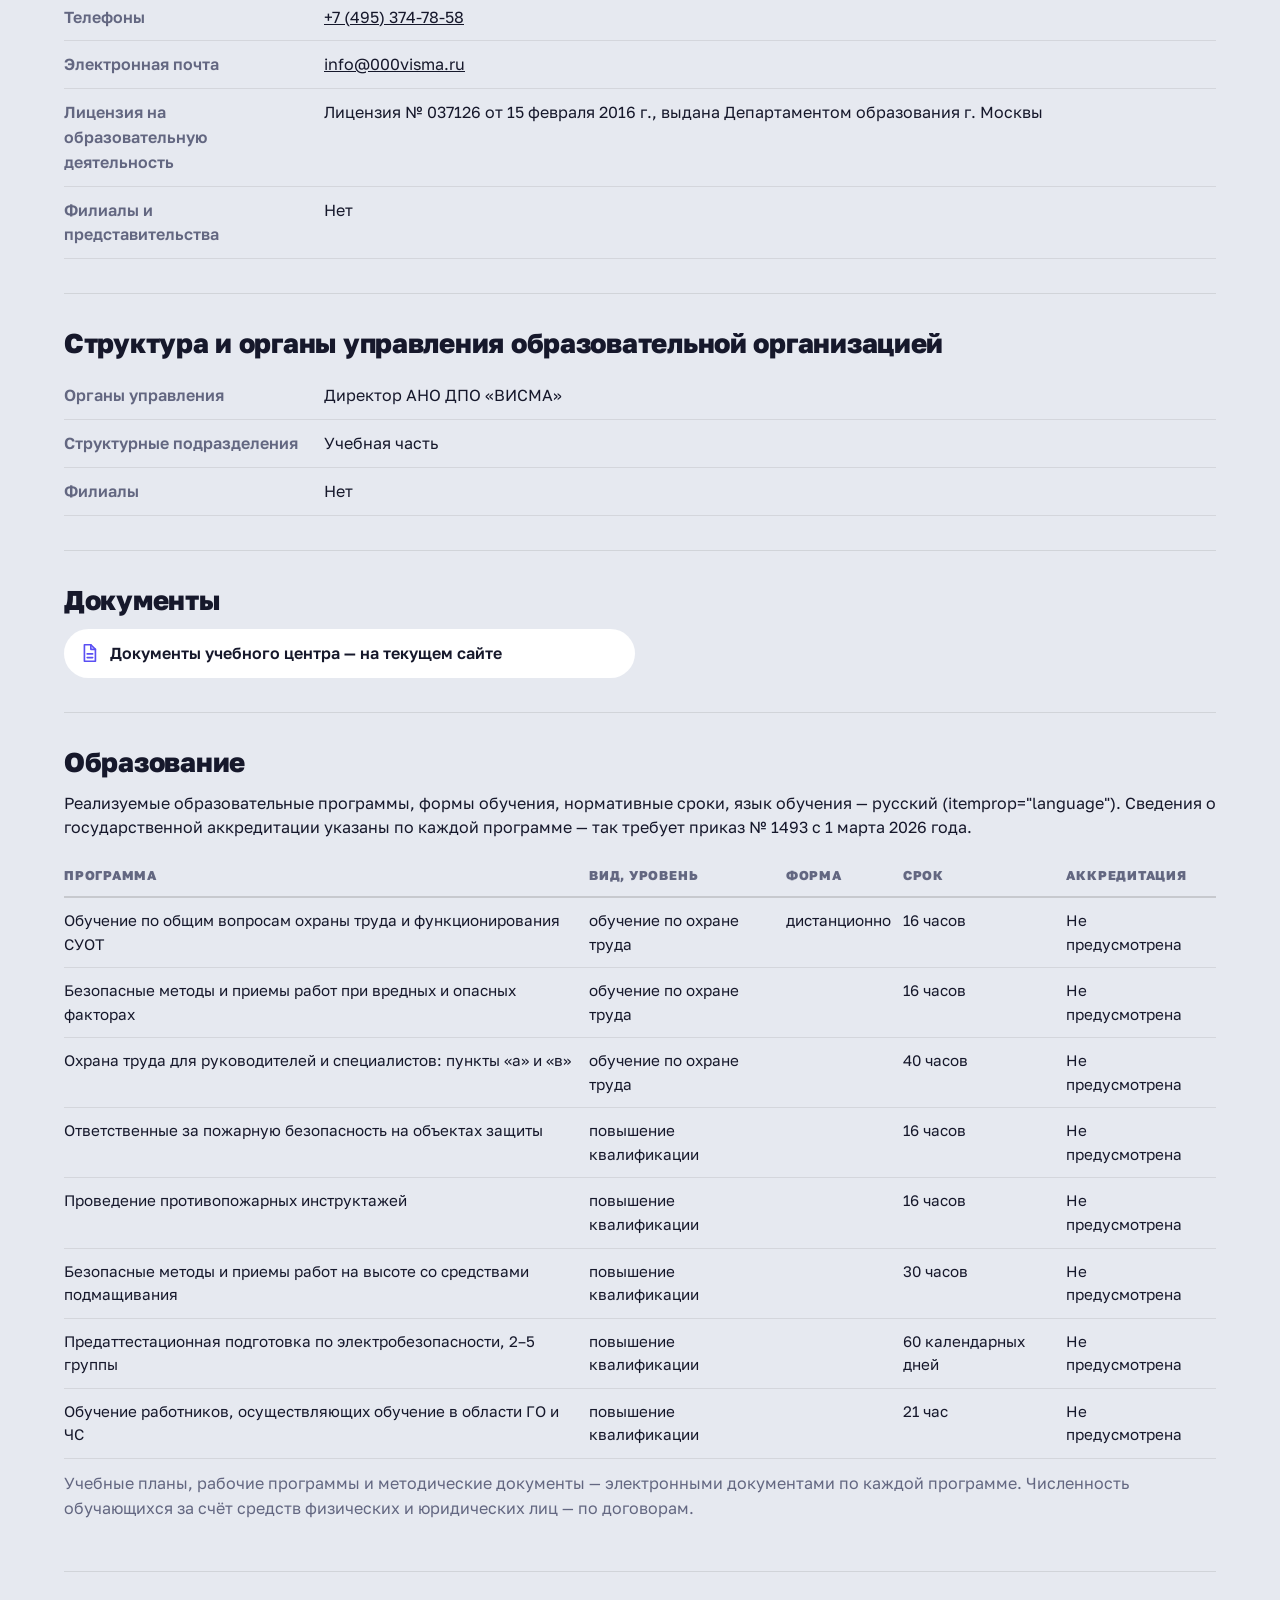
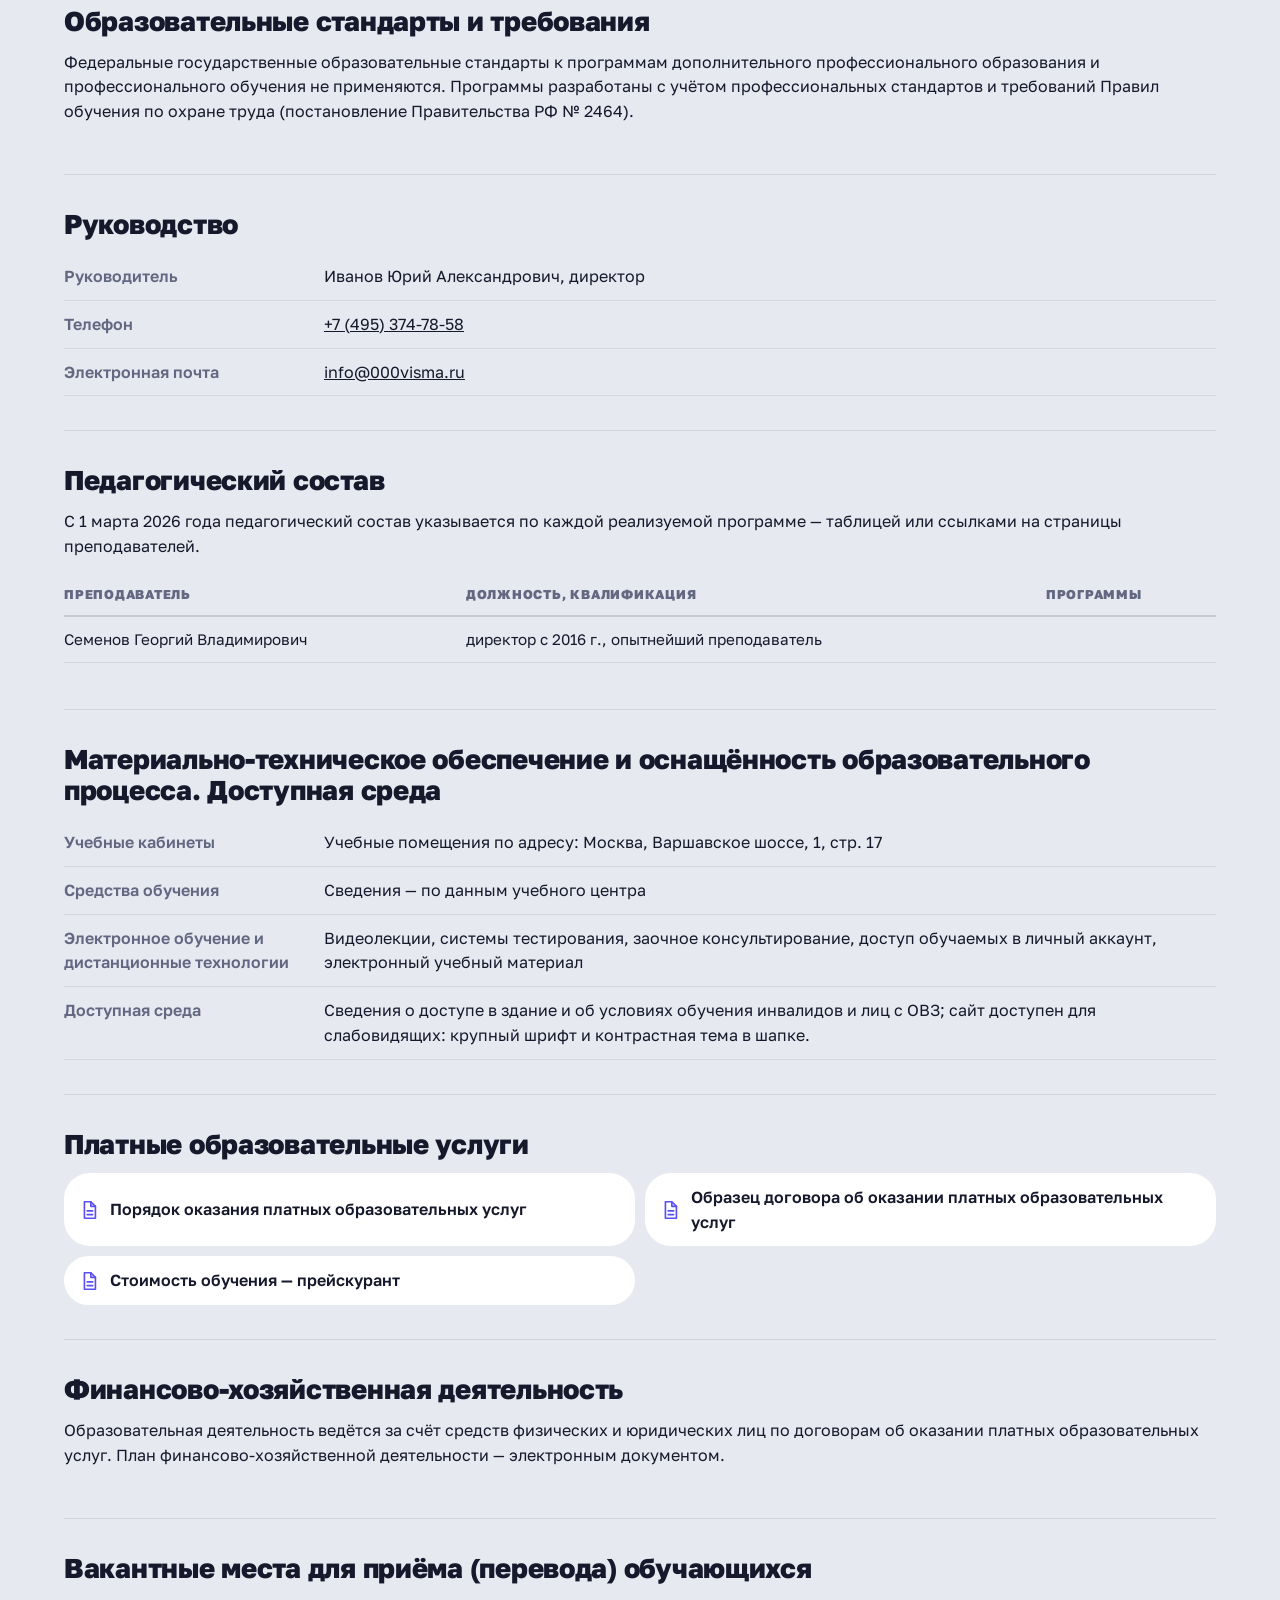
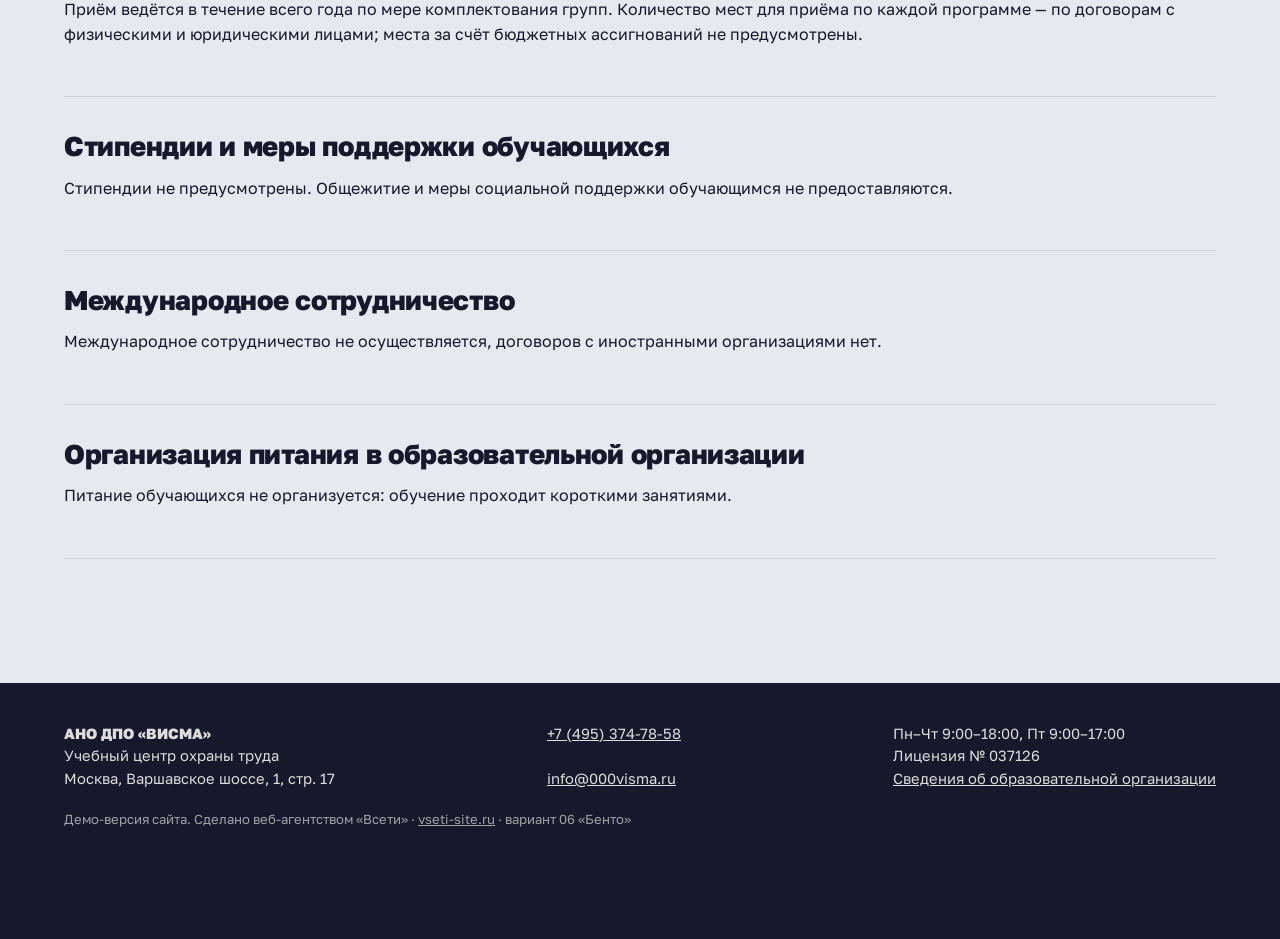
<file: sveden.html>
<!doctype html><html lang="ru"><head><meta charset="utf-8"><meta name="viewport" content="width=device-width,initial-scale=1"><meta name="robots" content="noindex"><title>Сведения об образовательной организации — учебный центр охраны труда «ВИСМА», Москва</title><meta name="description" content="АНО ДПО «ВИСМА»: обучение руководителей и специалистов по охране труда, пожарной безопасности, ГО и ЧС и работе на высоте. Лицензия, Москва."><link rel="stylesheet" href="assets/fonts.css"><link rel="stylesheet" href="assets/base.css"><link rel="stylesheet" href="assets/edu.css"><style>
:root{--bg:#eef1f5;--fg:#16182b;--muted:#636781;--accent:#5a4ff3;--card:#fff;--alt:#e6e9f0;--soft:#ecebff;--r:26px;--fh:'Golos Text';--fb:'Golos Text';--hw:800;--fbg:#16182b;--mbg:#16182b;--hbd:0;--hbg:transparent}
.hdr .wrap{background:#fff;border-radius:999px;margin-top:12px;min-height:62px;box-shadow:0 10px 30px -20px rgba(0,0,0,.4)}
.bento .t3{background:var(--accent);color:#fff}.bento .t4{background:#ffd84d}.bento .t5{background:#d7f5e6}.bento .t7{background:#ffe1ea}
.bento .t3 .big{color:#fff}
</style><script type="application/ld+json">{"@context": "https://schema.org", "@type": "EducationalOrganization", "name": "Автономная некоммерческая организация дополнительного профессионального образования «ВИСМА»", "alternateName": "ВИСМА", "description": "Учебный центр охраны труда", "telephone": ["+7 (495) 374-78-58"], "email": "info@000visma.ru", "address": {"@type": "PostalAddress", "streetAddress": "Варшавское шоссе, 1, стр. 17", "addressLocality": "Москва", "addressCountry": "RU"}, "geo": {"@type": "GeoCoordinates", "latitude": 55.704521, "longitude": 37.624867}}</script></head><body class="v06"><header class="hdr"><div class="wrap"><a class="logo" href="index.html"><b>ВИСМА<i></i></b><small>Учебный центр охраны труда</small></a><button class="burger" aria-label="Меню">☰</button><nav class="nav"><a href="index.html">Главная</a><a href="programmy.html">Программы и цены</a><a href="sveden.html" class=on>Сведения об ОО</a><a href="kontakty.html">Контакты</a></nav><div class="a11y d"><button data-a="minus" title="Мельче">А−</button><button data-a="plus" title="Крупнее">А+</button><button data-a="hc" title="Версия для слабовидящих">◐</button></div><a class="nw hphone d" href="tel:+74953747858">+7 (495) 374-78-58</a><button class="btn d hbtn" data-a="rec">Записаться</button></div></header><main><section class="sec phead"><div class="wrap"><span class="eyebrow">Раздел по приказу Рособрнадзора № 1493 · редакция 2026 года</span><h1>Сведения об образовательной организации</h1><p class="lead muted">Все 14 подразделов, в порядке и с разметкой, которые требует приказ № 1493 с изменениями от 1 марта и 1 сентября 2026 года. Разметка помогает мониторингу Рособрнадзора найти каждый пункт.</p></div></section><section class="sec s0"><div class="wrap"><div class="svgrid"><a class="svcard" href="#common"><i>01</i><span>Основные сведения</span></a><a class="svcard" href="#struct"><i>02</i><span>Структура и органы управления образовательной организацией</span></a><a class="svcard" href="#document"><i>03</i><span>Документы</span></a><a class="svcard" href="#education"><i>04</i><span>Образование</span></a><a class="svcard" href="#eduStandarts"><i>05</i><span>Образовательные стандарты и требования</span></a><a class="svcard" href="#managers"><i>06</i><span>Руководство</span></a><a class="svcard" href="#employees"><i>07</i><span>Педагогический состав</span></a><a class="svcard" href="#objects"><i>08</i><span>Материально-техническое обеспечение и оснащённость образовательного процесса. Доступная среда</span></a><a class="svcard" href="#paid_edu"><i>09</i><span>Платные образовательные услуги</span></a><a class="svcard" href="#budget"><i>10</i><span>Финансово-хозяйственная деятельность</span></a><a class="svcard" href="#vacant"><i>11</i><span>Вакантные места для приёма (перевода) обучающихся</span></a><a class="svcard" href="#grants"><i>12</i><span>Стипендии и меры поддержки обучающихся</span></a><a class="svcard" href="#inter"><i>13</i><span>Международное сотрудничество</span></a><a class="svcard" href="#catering"><i>14</i><span>Организация питания в образовательной организации</span></a></div></div></section><section class="sec alt"><div class="wrap svbody"><section class="svsec" id="common"><h2>Основные сведения</h2><dl class="svdl"><dt>Полное наименование</dt><dd itemprop="fullName">Автономная некоммерческая организация дополнительного профессионального образования «ВИСМА»</dd><dt>Сокращённое наименование</dt><dd itemprop="shortName">АНО ДПО «ВИСМА»</dd><dt>Дата создания</dt><dd itemprop="regDate">16 октября 2002 г. (ОЧУДПО «ВИСМА», правопреемником которого является АНО ДПО «ВИСМА»)</dd><dt>Учредитель</dt><dd itemprop="uchredLaw">граждане Российской Федерации: Иванова Евгения Николаевна</dd><dt>Место нахождения</dt><dd itemprop="address">117105, Варшавское шоссе, дом 1, стр. 17, В-301</dd><dt>Места осуществления образовательной деятельности</dt><dd itemprop="addressPlaceSet">117105, Варшавское шоссе, дом 1, стр. 17, В-301</dd><dt>Режим и график работы</dt><dd itemprop="workTime">Пн–Чт 9:00–18:00, Пт 9:00–17:00</dd><dt>Телефоны</dt><dd itemprop="telephone"><a class="nw " href="tel:+74953747858">+7 (495) 374-78-58</a></dd><dt>Электронная почта</dt><dd itemprop="email"><a href="mailto:info@000visma.ru">info@000visma.ru</a></dd><dt>Лицензия на образовательную деятельность</dt><dd itemprop="licenseDocLink">Лицензия № 037126 от 15 февраля 2016 г., выдана Департаментом образования г. Москвы</dd><dt>Филиалы и представительства</dt><dd>Нет</dd></dl></section><section class="svsec" id="struct"><h2>Структура и органы управления образовательной организацией</h2><dl class="svdl"><dt>Органы управления</dt><dd itemprop="structOrgUprav">Директор АНО ДПО «ВИСМА»</dd><dt>Структурные подразделения</dt><dd itemprop="name">Учебная часть</dd><dt>Филиалы</dt><dd>Нет</dd></dl></section><section class="svsec" id="document"><h2>Документы</h2><ul class="svdocs"><li><svg viewBox="0 0 24 24" fill="none" stroke="currentColor" stroke-width="1.8" stroke-linecap="round" stroke-linejoin="round"><path d="M7 3h7l5 5v13H7z"/><path d="M14 3v5h5M10 13h6M10 17h6"/></svg><a href="https://000visma.ru/o-kompanii/" target="_blank" rel="noopener" itemprop="docLink">Документы учебного центра — на текущем сайте</a></li></ul></section><section class="svsec" id="education"><h2>Образование</h2><p>Реализуемые образовательные программы, формы обучения, нормативные сроки, язык обучения — русский (itemprop="language"). Сведения о государственной аккредитации указаны по каждой программе — так требует приказ № 1493 с 1 марта 2026 года.</p><div class="tscroll"><table class="svt"><tr><th>Программа</th><th>Вид, уровень</th><th>Форма</th><th>Срок</th><th>Аккредитация</th></tr><tr itemprop="eduOp"><td itemprop="eduName">Обучение по общим вопросам охраны труда и функционирования СУОТ</td><td itemprop="eduLevel">обучение по охране труда</td><td itemprop="eduForm">дистанционно</td><td itemprop="learningTerm">16 часов</td><td itemprop="eduAccred">Не предусмотрена</td></tr><tr itemprop="eduOp"><td itemprop="eduName">Безопасные методы и приемы работ при вредных и опасных факторах</td><td itemprop="eduLevel">обучение по охране труда</td><td itemprop="eduForm"></td><td itemprop="learningTerm">16 часов</td><td itemprop="eduAccred">Не предусмотрена</td></tr><tr itemprop="eduOp"><td itemprop="eduName">Охрана труда для руководителей и специалистов: пункты «а» и «в»</td><td itemprop="eduLevel">обучение по охране труда</td><td itemprop="eduForm"></td><td itemprop="learningTerm">40 часов</td><td itemprop="eduAccred">Не предусмотрена</td></tr><tr itemprop="eduOp"><td itemprop="eduName">Ответственные за пожарную безопасность на объектах защиты</td><td itemprop="eduLevel">повышение квалификации</td><td itemprop="eduForm"></td><td itemprop="learningTerm">16 часов</td><td itemprop="eduAccred">Не предусмотрена</td></tr><tr itemprop="eduOp"><td itemprop="eduName">Проведение противопожарных инструктажей</td><td itemprop="eduLevel">повышение квалификации</td><td itemprop="eduForm"></td><td itemprop="learningTerm">16 часов</td><td itemprop="eduAccred">Не предусмотрена</td></tr><tr itemprop="eduOp"><td itemprop="eduName">Безопасные методы и приемы работ на высоте со средствами подмащивания</td><td itemprop="eduLevel">повышение квалификации</td><td itemprop="eduForm"></td><td itemprop="learningTerm">30 часов</td><td itemprop="eduAccred">Не предусмотрена</td></tr><tr itemprop="eduOp"><td itemprop="eduName">Предаттестационная подготовка по электробезопасности, 2–5 группы</td><td itemprop="eduLevel">повышение квалификации</td><td itemprop="eduForm"></td><td itemprop="learningTerm">60 календарных дней</td><td itemprop="eduAccred">Не предусмотрена</td></tr><tr itemprop="eduOp"><td itemprop="eduName">Обучение работников, осуществляющих обучение в области ГО и ЧС</td><td itemprop="eduLevel">повышение квалификации</td><td itemprop="eduForm"></td><td itemprop="learningTerm">21 час</td><td itemprop="eduAccred">Не предусмотрена</td></tr></table></div><p class="muted">Учебные планы, рабочие программы и методические документы — электронными документами по каждой программе. Численность обучающихся за счёт средств физических и юридических лиц — по договорам.</p></section><section class="svsec" id="eduStandarts"><h2>Образовательные стандарты и требования</h2><p itemprop="eduFedDoc">Федеральные государственные образовательные стандарты к программам дополнительного профессионального образования и профессионального обучения не применяются. Программы разработаны с учётом профессиональных стандартов и требований Правил обучения по охране труда (постановление Правительства РФ № 2464).</p></section><section class="svsec" id="managers"><h2>Руководство</h2><dl class="svdl"><dt>Руководитель</dt><dd itemprop="rucovodstvo"><span itemprop="fio">Иванов Юрий Александрович</span>, <span itemprop="post">директор</span></dd><dt>Телефон</dt><dd itemprop="telephone"><a class="nw " href="tel:+74953747858">+7 (495) 374-78-58</a></dd><dt>Электронная почта</dt><dd itemprop="email"><a href="mailto:info@000visma.ru">info@000visma.ru</a></dd></dl></section><section class="svsec" id="employees"><h2>Педагогический состав</h2><p>С 1 марта 2026 года педагогический состав указывается по каждой реализуемой программе — таблицей или ссылками на страницы преподавателей.</p><div class="tscroll"><table class="svt"><tr><th>Преподаватель</th><th>Должность, квалификация</th><th>Программы</th></tr><tr itemprop="teachingStaff"><td itemprop="fio">Семенов Георгий Владимирович</td><td itemprop="post">директор с 2016 г., опытнейший преподаватель</td><td itemprop="teachingDiscipline"></td></tr></table></div></section><section class="svsec" id="objects"><h2>Материально-техническое обеспечение и оснащённость образовательного процесса. Доступная среда</h2><dl class="svdl"><dt>Учебные кабинеты</dt><dd itemprop="purposeCab">Учебные помещения по адресу: Москва, Варшавское шоссе, 1, стр. 17</dd><dt>Средства обучения</dt><dd itemprop="purposeEquipment">Сведения — по данным учебного центра</dd><dt>Электронное обучение и дистанционные технологии</dt><dd itemprop="purposeLibr">Видеолекции, системы тестирования, заочное консультирование, доступ обучаемых в личный аккаунт, электронный учебный материал</dd><dt>Доступная среда</dt><dd itemprop="ovz">Сведения о доступе в здание и об условиях обучения инвалидов и лиц с ОВЗ; сайт доступен для слабовидящих: крупный шрифт и контрастная тема в шапке.</dd></dl></section><section class="svsec" id="paid_edu"><h2>Платные образовательные услуги</h2><ul class="svdocs"><li><svg viewBox="0 0 24 24" fill="none" stroke="currentColor" stroke-width="1.8" stroke-linecap="round" stroke-linejoin="round"><path d="M7 3h7l5 5v13H7z"/><path d="M14 3v5h5M10 13h6M10 17h6"/></svg><a href="https://000visma.ru/o-kompanii/" target="_blank" rel="noopener" itemprop="paidEdu">Порядок оказания платных образовательных услуг</a></li><li><svg viewBox="0 0 24 24" fill="none" stroke="currentColor" stroke-width="1.8" stroke-linecap="round" stroke-linejoin="round"><path d="M7 3h7l5 5v13H7z"/><path d="M14 3v5h5M10 13h6M10 17h6"/></svg><a href="https://000visma.ru/o-kompanii/" target="_blank" rel="noopener" itemprop="paidDog">Образец договора об оказании платных образовательных услуг</a></li><li><svg viewBox="0 0 24 24" fill="none" stroke="currentColor" stroke-width="1.8" stroke-linecap="round" stroke-linejoin="round"><path d="M7 3h7l5 5v13H7z"/><path d="M14 3v5h5M10 13h6M10 17h6"/></svg><a href="programmy.html" target="_blank" rel="noopener" itemprop="paidSt">Стоимость обучения — прейскурант</a></li></ul></section><section class="svsec" id="budget"><h2>Финансово-хозяйственная деятельность</h2><p itemprop="volume">Образовательная деятельность ведётся за счёт средств физических и юридических лиц по договорам об оказании платных образовательных услуг. План финансово-хозяйственной деятельности — электронным документом.</p></section><section class="svsec" id="vacant"><h2>Вакантные места для приёма (перевода) обучающихся</h2><p itemprop="vacant">Приём ведётся в течение всего года по мере комплектования групп. Количество мест для приёма по каждой программе — по договорам с физическими и юридическими лицами; места за счёт бюджетных ассигнований не предусмотрены.</p></section><section class="svsec" id="grants"><h2>Стипендии и меры поддержки обучающихся</h2><p itemprop="grant">Стипендии не предусмотрены. Общежитие и меры социальной поддержки обучающимся не предоставляются.</p></section><section class="svsec" id="inter"><h2>Международное сотрудничество</h2><p itemprop="internationalDog">Международное сотрудничество не осуществляется, договоров с иностранными организациями нет.</p></section><section class="svsec" id="catering"><h2>Организация питания в образовательной организации</h2><p itemprop="meals">Питание обучающихся не организуется: обучение проходит короткими занятиями.</p></section></div></section></main><footer class="ftr"><div class="wrap"><div><b>АНО ДПО «ВИСМА»</b><br>Учебный центр охраны труда<br>Москва, Варшавское шоссе, 1, стр. 17</div><div><a class="nw " href="tel:+74953747858">+7 (495) 374-78-58</a><br><br><a href="mailto:info@000visma.ru">info@000visma.ru</a></div><div>Пн–Чт 9:00–18:00, Пт 9:00–17:00<br>Лицензия № 037126<br><a href="sveden.html">Сведения об образовательной организации</a></div><div class="agency">Демо-версия сайта. Сделано веб-агентством «Всети» · <a href="https://vseti-site.ru">vseti-site.ru</a> · вариант 06 «Бенто»</div></div></footer><div class="mbar"><a href="tel:+74953747858"><span>☎</span>Позвонить</a><a href="https://yandex.ru/maps/?rtext=~55.704521,37.624867&rtt=mt" target="_blank" rel="noopener"><span>➤</span>Маршрут</a><button class="rec" data-a="rec"><span>✎</span>Записаться</button></div><div class="modal" id="rec"><div class="box"><button class="x" data-a="close" aria-label="Закрыть">×</button><h3>Запись на обучение</h3><p style="color:#555">Позвоните или напишите — подберём программу, пришлём договор и счёт для организации.</p><a class="big" href="tel:+74953747858">+7 (495) 374-78-58</a><p style="color:#555">Почта: <a href="mailto:info@000visma.ru">info@000visma.ru</a></p></div></div><script src="assets/site.js"></script></body></html>
</file>
<file: assets/fonts.css>
@font-face {
  font-family: 'Manrope';
  font-style: normal;
  font-weight: 400;
  font-display: swap;
  src: url(fonts/9f286813e9ad.woff2) format('woff2');
  unicode-range: U+0301, U+0400-045F, U+0490-0491, U+04B0-04B1, U+2116;
}
@font-face {
  font-family: 'Manrope';
  font-style: normal;
  font-weight: 400;
  font-display: swap;
  src: url(fonts/66cfc06567d6.woff2) format('woff2');
  unicode-range: U+0000-00FF, U+0131, U+0152-0153, U+02BB-02BC, U+02C6, U+02DA, U+02DC, U+0304, U+0308, U+0329, U+2000-206F, U+20AC, U+2122, U+2191, U+2193, U+2212, U+2215, U+FEFF, U+FFFD;
}
@font-face {
  font-family: 'Manrope';
  font-style: normal;
  font-weight: 600;
  font-display: swap;
  src: url(fonts/9f286813e9ad.woff2) format('woff2');
  unicode-range: U+0301, U+0400-045F, U+0490-0491, U+04B0-04B1, U+2116;
}
@font-face {
  font-family: 'Manrope';
  font-style: normal;
  font-weight: 600;
  font-display: swap;
  src: url(fonts/66cfc06567d6.woff2) format('woff2');
  unicode-range: U+0000-00FF, U+0131, U+0152-0153, U+02BB-02BC, U+02C6, U+02DA, U+02DC, U+0304, U+0308, U+0329, U+2000-206F, U+20AC, U+2122, U+2191, U+2193, U+2212, U+2215, U+FEFF, U+FFFD;
}
@font-face {
  font-family: 'Manrope';
  font-style: normal;
  font-weight: 800;
  font-display: swap;
  src: url(fonts/9f286813e9ad.woff2) format('woff2');
  unicode-range: U+0301, U+0400-045F, U+0490-0491, U+04B0-04B1, U+2116;
}
@font-face {
  font-family: 'Manrope';
  font-style: normal;
  font-weight: 800;
  font-display: swap;
  src: url(fonts/66cfc06567d6.woff2) format('woff2');
  unicode-range: U+0000-00FF, U+0131, U+0152-0153, U+02BB-02BC, U+02C6, U+02DA, U+02DC, U+0304, U+0308, U+0329, U+2000-206F, U+20AC, U+2122, U+2191, U+2193, U+2212, U+2215, U+FEFF, U+FFFD;
}
@font-face {
  font-family: 'Inter';
  font-style: normal;
  font-weight: 400;
  font-display: swap;
  src: url(fonts/4ee8fc9834b2.woff2) format('woff2');
  unicode-range: U+0301, U+0400-045F, U+0490-0491, U+04B0-04B1, U+2116;
}
@font-face {
  font-family: 'Inter';
  font-style: normal;
  font-weight: 400;
  font-display: swap;
  src: url(fonts/567244088c9c.woff2) format('woff2');
  unicode-range: U+0000-00FF, U+0131, U+0152-0153, U+02BB-02BC, U+02C6, U+02DA, U+02DC, U+0304, U+0308, U+0329, U+2000-206F, U+20AC, U+2122, U+2191, U+2193, U+2212, U+2215, U+FEFF, U+FFFD;
}
@font-face {
  font-family: 'Inter';
  font-style: normal;
  font-weight: 600;
  font-display: swap;
  src: url(fonts/4ee8fc9834b2.woff2) format('woff2');
  unicode-range: U+0301, U+0400-045F, U+0490-0491, U+04B0-04B1, U+2116;
}
@font-face {
  font-family: 'Inter';
  font-style: normal;
  font-weight: 600;
  font-display: swap;
  src: url(fonts/567244088c9c.woff2) format('woff2');
  unicode-range: U+0000-00FF, U+0131, U+0152-0153, U+02BB-02BC, U+02C6, U+02DA, U+02DC, U+0304, U+0308, U+0329, U+2000-206F, U+20AC, U+2122, U+2191, U+2193, U+2212, U+2215, U+FEFF, U+FFFD;
}
@font-face {
  font-family: 'Inter';
  font-style: normal;
  font-weight: 800;
  font-display: swap;
  src: url(fonts/4ee8fc9834b2.woff2) format('woff2');
  unicode-range: U+0301, U+0400-045F, U+0490-0491, U+04B0-04B1, U+2116;
}
@font-face {
  font-family: 'Inter';
  font-style: normal;
  font-weight: 800;
  font-display: swap;
  src: url(fonts/567244088c9c.woff2) format('woff2');
  unicode-range: U+0000-00FF, U+0131, U+0152-0153, U+02BB-02BC, U+02C6, U+02DA, U+02DC, U+0304, U+0308, U+0329, U+2000-206F, U+20AC, U+2122, U+2191, U+2193, U+2212, U+2215, U+FEFF, U+FFFD;
}
@font-face {
  font-family: 'Montserrat';
  font-style: normal;
  font-weight: 400;
  font-display: swap;
  src: url(fonts/79ee104ccfbd.woff2) format('woff2');
  unicode-range: U+0301, U+0400-045F, U+0490-0491, U+04B0-04B1, U+2116;
}
@font-face {
  font-family: 'Montserrat';
  font-style: normal;
  font-weight: 400;
  font-display: swap;
  src: url(fonts/e56e84e54009.woff2) format('woff2');
  unicode-range: U+0000-00FF, U+0131, U+0152-0153, U+02BB-02BC, U+02C6, U+02DA, U+02DC, U+0304, U+0308, U+0329, U+2000-206F, U+20AC, U+2122, U+2191, U+2193, U+2212, U+2215, U+FEFF, U+FFFD;
}
@font-face {
  font-family: 'Montserrat';
  font-style: normal;
  font-weight: 600;
  font-display: swap;
  src: url(fonts/79ee104ccfbd.woff2) format('woff2');
  unicode-range: U+0301, U+0400-045F, U+0490-0491, U+04B0-04B1, U+2116;
}
@font-face {
  font-family: 'Montserrat';
  font-style: normal;
  font-weight: 600;
  font-display: swap;
  src: url(fonts/e56e84e54009.woff2) format('woff2');
  unicode-range: U+0000-00FF, U+0131, U+0152-0153, U+02BB-02BC, U+02C6, U+02DA, U+02DC, U+0304, U+0308, U+0329, U+2000-206F, U+20AC, U+2122, U+2191, U+2193, U+2212, U+2215, U+FEFF, U+FFFD;
}
@font-face {
  font-family: 'Montserrat';
  font-style: normal;
  font-weight: 800;
  font-display: swap;
  src: url(fonts/79ee104ccfbd.woff2) format('woff2');
  unicode-range: U+0301, U+0400-045F, U+0490-0491, U+04B0-04B1, U+2116;
}
@font-face {
  font-family: 'Montserrat';
  font-style: normal;
  font-weight: 800;
  font-display: swap;
  src: url(fonts/e56e84e54009.woff2) format('woff2');
  unicode-range: U+0000-00FF, U+0131, U+0152-0153, U+02BB-02BC, U+02C6, U+02DA, U+02DC, U+0304, U+0308, U+0329, U+2000-206F, U+20AC, U+2122, U+2191, U+2193, U+2212, U+2215, U+FEFF, U+FFFD;
}
@font-face {
  font-family: 'Playfair Display';
  font-style: normal;
  font-weight: 400;
  font-display: swap;
  src: url(fonts/64b566ad864f.woff2) format('woff2');
  unicode-range: U+0301, U+0400-045F, U+0490-0491, U+04B0-04B1, U+2116;
}
@font-face {
  font-family: 'Playfair Display';
  font-style: normal;
  font-weight: 400;
  font-display: swap;
  src: url(fonts/48d1e9cdfb4d.woff2) format('woff2');
  unicode-range: U+0000-00FF, U+0131, U+0152-0153, U+02BB-02BC, U+02C6, U+02DA, U+02DC, U+0304, U+0308, U+0329, U+2000-206F, U+20AC, U+2122, U+2191, U+2193, U+2212, U+2215, U+FEFF, U+FFFD;
}
@font-face {
  font-family: 'Playfair Display';
  font-style: normal;
  font-weight: 700;
  font-display: swap;
  src: url(fonts/64b566ad864f.woff2) format('woff2');
  unicode-range: U+0301, U+0400-045F, U+0490-0491, U+04B0-04B1, U+2116;
}
@font-face {
  font-family: 'Playfair Display';
  font-style: normal;
  font-weight: 700;
  font-display: swap;
  src: url(fonts/48d1e9cdfb4d.woff2) format('woff2');
  unicode-range: U+0000-00FF, U+0131, U+0152-0153, U+02BB-02BC, U+02C6, U+02DA, U+02DC, U+0304, U+0308, U+0329, U+2000-206F, U+20AC, U+2122, U+2191, U+2193, U+2212, U+2215, U+FEFF, U+FFFD;
}
@font-face {
  font-family: 'Nunito';
  font-style: normal;
  font-weight: 400;
  font-display: swap;
  src: url(fonts/373a90ecd1ae.woff2) format('woff2');
  unicode-range: U+0301, U+0400-045F, U+0490-0491, U+04B0-04B1, U+2116;
}
@font-face {
  font-family: 'Nunito';
  font-style: normal;
  font-weight: 400;
  font-display: swap;
  src: url(fonts/798ec6b6b8ca.woff2) format('woff2');
  unicode-range: U+0000-00FF, U+0131, U+0152-0153, U+02BB-02BC, U+02C6, U+02DA, U+02DC, U+0304, U+0308, U+0329, U+2000-206F, U+20AC, U+2122, U+2191, U+2193, U+2212, U+2215, U+FEFF, U+FFFD;
}
@font-face {
  font-family: 'Nunito';
  font-style: normal;
  font-weight: 700;
  font-display: swap;
  src: url(fonts/373a90ecd1ae.woff2) format('woff2');
  unicode-range: U+0301, U+0400-045F, U+0490-0491, U+04B0-04B1, U+2116;
}
@font-face {
  font-family: 'Nunito';
  font-style: normal;
  font-weight: 700;
  font-display: swap;
  src: url(fonts/798ec6b6b8ca.woff2) format('woff2');
  unicode-range: U+0000-00FF, U+0131, U+0152-0153, U+02BB-02BC, U+02C6, U+02DA, U+02DC, U+0304, U+0308, U+0329, U+2000-206F, U+20AC, U+2122, U+2191, U+2193, U+2212, U+2215, U+FEFF, U+FFFD;
}
@font-face {
  font-family: 'Nunito';
  font-style: normal;
  font-weight: 900;
  font-display: swap;
  src: url(fonts/373a90ecd1ae.woff2) format('woff2');
  unicode-range: U+0301, U+0400-045F, U+0490-0491, U+04B0-04B1, U+2116;
}
@font-face {
  font-family: 'Nunito';
  font-style: normal;
  font-weight: 900;
  font-display: swap;
  src: url(fonts/798ec6b6b8ca.woff2) format('woff2');
  unicode-range: U+0000-00FF, U+0131, U+0152-0153, U+02BB-02BC, U+02C6, U+02DA, U+02DC, U+0304, U+0308, U+0329, U+2000-206F, U+20AC, U+2122, U+2191, U+2193, U+2212, U+2215, U+FEFF, U+FFFD;
}
@font-face {
  font-family: 'Rubik';
  font-style: normal;
  font-weight: 400;
  font-display: swap;
  src: url(fonts/3ea3f649292a.woff2) format('woff2');
  unicode-range: U+0301, U+0400-045F, U+0490-0491, U+04B0-04B1, U+2116;
}
@font-face {
  font-family: 'Rubik';
  font-style: normal;
  font-weight: 400;
  font-display: swap;
  src: url(fonts/f673d854646d.woff2) format('woff2');
  unicode-range: U+0000-00FF, U+0131, U+0152-0153, U+02BB-02BC, U+02C6, U+02DA, U+02DC, U+0304, U+0308, U+0329, U+2000-206F, U+20AC, U+2122, U+2191, U+2193, U+2212, U+2215, U+FEFF, U+FFFD;
}
@font-face {
  font-family: 'Rubik';
  font-style: normal;
  font-weight: 600;
  font-display: swap;
  src: url(fonts/3ea3f649292a.woff2) format('woff2');
  unicode-range: U+0301, U+0400-045F, U+0490-0491, U+04B0-04B1, U+2116;
}
@font-face {
  font-family: 'Rubik';
  font-style: normal;
  font-weight: 600;
  font-display: swap;
  src: url(fonts/f673d854646d.woff2) format('woff2');
  unicode-range: U+0000-00FF, U+0131, U+0152-0153, U+02BB-02BC, U+02C6, U+02DA, U+02DC, U+0304, U+0308, U+0329, U+2000-206F, U+20AC, U+2122, U+2191, U+2193, U+2212, U+2215, U+FEFF, U+FFFD;
}
@font-face {
  font-family: 'Rubik';
  font-style: normal;
  font-weight: 800;
  font-display: swap;
  src: url(fonts/3ea3f649292a.woff2) format('woff2');
  unicode-range: U+0301, U+0400-045F, U+0490-0491, U+04B0-04B1, U+2116;
}
@font-face {
  font-family: 'Rubik';
  font-style: normal;
  font-weight: 800;
  font-display: swap;
  src: url(fonts/f673d854646d.woff2) format('woff2');
  unicode-range: U+0000-00FF, U+0131, U+0152-0153, U+02BB-02BC, U+02C6, U+02DA, U+02DC, U+0304, U+0308, U+0329, U+2000-206F, U+20AC, U+2122, U+2191, U+2193, U+2212, U+2215, U+FEFF, U+FFFD;
}
@font-face {
  font-family: 'Unbounded';
  font-style: normal;
  font-weight: 400;
  font-display: swap;
  src: url(fonts/c86556796966.woff2) format('woff2');
  unicode-range: U+0301, U+0400-045F, U+0490-0491, U+04B0-04B1, U+2116;
}
@font-face {
  font-family: 'Unbounded';
  font-style: normal;
  font-weight: 400;
  font-display: swap;
  src: url(fonts/06f2e4ae1f73.woff2) format('woff2');
  unicode-range: U+0000-00FF, U+0131, U+0152-0153, U+02BB-02BC, U+02C6, U+02DA, U+02DC, U+0304, U+0308, U+0329, U+2000-206F, U+20AC, U+2122, U+2191, U+2193, U+2212, U+2215, U+FEFF, U+FFFD;
}
@font-face {
  font-family: 'Unbounded';
  font-style: normal;
  font-weight: 700;
  font-display: swap;
  src: url(fonts/c86556796966.woff2) format('woff2');
  unicode-range: U+0301, U+0400-045F, U+0490-0491, U+04B0-04B1, U+2116;
}
@font-face {
  font-family: 'Unbounded';
  font-style: normal;
  font-weight: 700;
  font-display: swap;
  src: url(fonts/06f2e4ae1f73.woff2) format('woff2');
  unicode-range: U+0000-00FF, U+0131, U+0152-0153, U+02BB-02BC, U+02C6, U+02DA, U+02DC, U+0304, U+0308, U+0329, U+2000-206F, U+20AC, U+2122, U+2191, U+2193, U+2212, U+2215, U+FEFF, U+FFFD;
}
@font-face {
  font-family: 'PT Serif';
  font-style: normal;
  font-weight: 400;
  font-display: swap;
  src: url(fonts/e94cd659a4d8.woff2) format('woff2');
  unicode-range: U+0301, U+0400-045F, U+0490-0491, U+04B0-04B1, U+2116;
}
@font-face {
  font-family: 'PT Serif';
  font-style: normal;
  font-weight: 400;
  font-display: swap;
  src: url(fonts/742418511f85.woff2) format('woff2');
  unicode-range: U+0000-00FF, U+0131, U+0152-0153, U+02BB-02BC, U+02C6, U+02DA, U+02DC, U+0304, U+0308, U+0329, U+2000-206F, U+20AC, U+2122, U+2191, U+2193, U+2212, U+2215, U+FEFF, U+FFFD;
}
@font-face {
  font-family: 'PT Serif';
  font-style: normal;
  font-weight: 700;
  font-display: swap;
  src: url(fonts/b8699daa1e0a.woff2) format('woff2');
  unicode-range: U+0301, U+0400-045F, U+0490-0491, U+04B0-04B1, U+2116;
}
@font-face {
  font-family: 'PT Serif';
  font-style: normal;
  font-weight: 700;
  font-display: swap;
  src: url(fonts/fa3c6292bf23.woff2) format('woff2');
  unicode-range: U+0000-00FF, U+0131, U+0152-0153, U+02BB-02BC, U+02C6, U+02DA, U+02DC, U+0304, U+0308, U+0329, U+2000-206F, U+20AC, U+2122, U+2191, U+2193, U+2212, U+2215, U+FEFF, U+FFFD;
}
@font-face {
  font-family: 'Comfortaa';
  font-style: normal;
  font-weight: 400;
  font-display: swap;
  src: url(fonts/8c22e447f4b6.woff2) format('woff2');
  unicode-range: U+0301, U+0400-045F, U+0490-0491, U+04B0-04B1, U+2116;
}
@font-face {
  font-family: 'Comfortaa';
  font-style: normal;
  font-weight: 400;
  font-display: swap;
  src: url(fonts/334b7096ee1a.woff2) format('woff2');
  unicode-range: U+0000-00FF, U+0131, U+0152-0153, U+02BB-02BC, U+02C6, U+02DA, U+02DC, U+0304, U+0308, U+0329, U+2000-206F, U+20AC, U+2122, U+2191, U+2193, U+2212, U+2215, U+FEFF, U+FFFD;
}
@font-face {
  font-family: 'Comfortaa';
  font-style: normal;
  font-weight: 700;
  font-display: swap;
  src: url(fonts/8c22e447f4b6.woff2) format('woff2');
  unicode-range: U+0301, U+0400-045F, U+0490-0491, U+04B0-04B1, U+2116;
}
@font-face {
  font-family: 'Comfortaa';
  font-style: normal;
  font-weight: 700;
  font-display: swap;
  src: url(fonts/334b7096ee1a.woff2) format('woff2');
  unicode-range: U+0000-00FF, U+0131, U+0152-0153, U+02BB-02BC, U+02C6, U+02DA, U+02DC, U+0304, U+0308, U+0329, U+2000-206F, U+20AC, U+2122, U+2191, U+2193, U+2212, U+2215, U+FEFF, U+FFFD;
}
@font-face {
  font-family: 'Raleway';
  font-style: normal;
  font-weight: 400;
  font-display: swap;
  src: url(fonts/b6b970e5a8c6.woff2) format('woff2');
  unicode-range: U+0301, U+0400-045F, U+0490-0491, U+04B0-04B1, U+2116;
}
@font-face {
  font-family: 'Raleway';
  font-style: normal;
  font-weight: 400;
  font-display: swap;
  src: url(fonts/faccb37f7131.woff2) format('woff2');
  unicode-range: U+0000-00FF, U+0131, U+0152-0153, U+02BB-02BC, U+02C6, U+02DA, U+02DC, U+0304, U+0308, U+0329, U+2000-206F, U+20AC, U+2122, U+2191, U+2193, U+2212, U+2215, U+FEFF, U+FFFD;
}
@font-face {
  font-family: 'Raleway';
  font-style: normal;
  font-weight: 600;
  font-display: swap;
  src: url(fonts/b6b970e5a8c6.woff2) format('woff2');
  unicode-range: U+0301, U+0400-045F, U+0490-0491, U+04B0-04B1, U+2116;
}
@font-face {
  font-family: 'Raleway';
  font-style: normal;
  font-weight: 600;
  font-display: swap;
  src: url(fonts/faccb37f7131.woff2) format('woff2');
  unicode-range: U+0000-00FF, U+0131, U+0152-0153, U+02BB-02BC, U+02C6, U+02DA, U+02DC, U+0304, U+0308, U+0329, U+2000-206F, U+20AC, U+2122, U+2191, U+2193, U+2212, U+2215, U+FEFF, U+FFFD;
}
@font-face {
  font-family: 'Raleway';
  font-style: normal;
  font-weight: 800;
  font-display: swap;
  src: url(fonts/b6b970e5a8c6.woff2) format('woff2');
  unicode-range: U+0301, U+0400-045F, U+0490-0491, U+04B0-04B1, U+2116;
}
@font-face {
  font-family: 'Raleway';
  font-style: normal;
  font-weight: 800;
  font-display: swap;
  src: url(fonts/faccb37f7131.woff2) format('woff2');
  unicode-range: U+0000-00FF, U+0131, U+0152-0153, U+02BB-02BC, U+02C6, U+02DA, U+02DC, U+0304, U+0308, U+0329, U+2000-206F, U+20AC, U+2122, U+2191, U+2193, U+2212, U+2215, U+FEFF, U+FFFD;
}
@font-face {
  font-family: 'Golos Text';
  font-style: normal;
  font-weight: 400;
  font-display: swap;
  src: url(fonts/f57bddc7f884.woff2) format('woff2');
  unicode-range: U+0301, U+0400-045F, U+0490-0491, U+04B0-04B1, U+2116;
}
@font-face {
  font-family: 'Golos Text';
  font-style: normal;
  font-weight: 400;
  font-display: swap;
  src: url(fonts/0defa227c5dd.woff2) format('woff2');
  unicode-range: U+0000-00FF, U+0131, U+0152-0153, U+02BB-02BC, U+02C6, U+02DA, U+02DC, U+0304, U+0308, U+0329, U+2000-206F, U+20AC, U+2122, U+2191, U+2193, U+2212, U+2215, U+FEFF, U+FFFD;
}
@font-face {
  font-family: 'Golos Text';
  font-style: normal;
  font-weight: 600;
  font-display: swap;
  src: url(fonts/f57bddc7f884.woff2) format('woff2');
  unicode-range: U+0301, U+0400-045F, U+0490-0491, U+04B0-04B1, U+2116;
}
@font-face {
  font-family: 'Golos Text';
  font-style: normal;
  font-weight: 600;
  font-display: swap;
  src: url(fonts/0defa227c5dd.woff2) format('woff2');
  unicode-range: U+0000-00FF, U+0131, U+0152-0153, U+02BB-02BC, U+02C6, U+02DA, U+02DC, U+0304, U+0308, U+0329, U+2000-206F, U+20AC, U+2122, U+2191, U+2193, U+2212, U+2215, U+FEFF, U+FFFD;
}
@font-face {
  font-family: 'Golos Text';
  font-style: normal;
  font-weight: 800;
  font-display: swap;
  src: url(fonts/f57bddc7f884.woff2) format('woff2');
  unicode-range: U+0301, U+0400-045F, U+0490-0491, U+04B0-04B1, U+2116;
}
@font-face {
  font-family: 'Golos Text';
  font-style: normal;
  font-weight: 800;
  font-display: swap;
  src: url(fonts/0defa227c5dd.woff2) format('woff2');
  unicode-range: U+0000-00FF, U+0131, U+0152-0153, U+02BB-02BC, U+02C6, U+02DA, U+02DC, U+0304, U+0308, U+0329, U+2000-206F, U+20AC, U+2122, U+2191, U+2193, U+2212, U+2215, U+FEFF, U+FFFD;
}
@font-face {
  font-family: 'Onest';
  font-style: normal;
  font-weight: 400;
  font-display: swap;
  src: url(fonts/4c756272dc0a.woff2) format('woff2');
  unicode-range: U+0301, U+0400-045F, U+0490-0491, U+04B0-04B1, U+2116;
}
@font-face {
  font-family: 'Onest';
  font-style: normal;
  font-weight: 400;
  font-display: swap;
  src: url(fonts/cebbb5295011.woff2) format('woff2');
  unicode-range: U+0000-00FF, U+0131, U+0152-0153, U+02BB-02BC, U+02C6, U+02DA, U+02DC, U+0304, U+0308, U+0329, U+2000-206F, U+20AC, U+2122, U+2191, U+2193, U+2212, U+2215, U+FEFF, U+FFFD;
}
@font-face {
  font-family: 'Onest';
  font-style: normal;
  font-weight: 600;
  font-display: swap;
  src: url(fonts/4c756272dc0a.woff2) format('woff2');
  unicode-range: U+0301, U+0400-045F, U+0490-0491, U+04B0-04B1, U+2116;
}
@font-face {
  font-family: 'Onest';
  font-style: normal;
  font-weight: 600;
  font-display: swap;
  src: url(fonts/cebbb5295011.woff2) format('woff2');
  unicode-range: U+0000-00FF, U+0131, U+0152-0153, U+02BB-02BC, U+02C6, U+02DA, U+02DC, U+0304, U+0308, U+0329, U+2000-206F, U+20AC, U+2122, U+2191, U+2193, U+2212, U+2215, U+FEFF, U+FFFD;
}
@font-face {
  font-family: 'Onest';
  font-style: normal;
  font-weight: 800;
  font-display: swap;
  src: url(fonts/4c756272dc0a.woff2) format('woff2');
  unicode-range: U+0301, U+0400-045F, U+0490-0491, U+04B0-04B1, U+2116;
}
@font-face {
  font-family: 'Onest';
  font-style: normal;
  font-weight: 800;
  font-display: swap;
  src: url(fonts/cebbb5295011.woff2) format('woff2');
  unicode-range: U+0000-00FF, U+0131, U+0152-0153, U+02BB-02BC, U+02C6, U+02DA, U+02DC, U+0304, U+0308, U+0329, U+2000-206F, U+20AC, U+2122, U+2191, U+2193, U+2212, U+2215, U+FEFF, U+FFFD;
}
@font-face {
  font-family: 'Lora';
  font-style: normal;
  font-weight: 400;
  font-display: swap;
  src: url(fonts/a94aecf72f28.woff2) format('woff2');
  unicode-range: U+0301, U+0400-045F, U+0490-0491, U+04B0-04B1, U+2116;
}
@font-face {
  font-family: 'Lora';
  font-style: normal;
  font-weight: 400;
  font-display: swap;
  src: url(fonts/ecda3beb1e54.woff2) format('woff2');
  unicode-range: U+0000-00FF, U+0131, U+0152-0153, U+02BB-02BC, U+02C6, U+02DA, U+02DC, U+0304, U+0308, U+0329, U+2000-206F, U+20AC, U+2122, U+2191, U+2193, U+2212, U+2215, U+FEFF, U+FFFD;
}
@font-face {
  font-family: 'Lora';
  font-style: normal;
  font-weight: 700;
  font-display: swap;
  src: url(fonts/a94aecf72f28.woff2) format('woff2');
  unicode-range: U+0301, U+0400-045F, U+0490-0491, U+04B0-04B1, U+2116;
}
@font-face {
  font-family: 'Lora';
  font-style: normal;
  font-weight: 700;
  font-display: swap;
  src: url(fonts/ecda3beb1e54.woff2) format('woff2');
  unicode-range: U+0000-00FF, U+0131, U+0152-0153, U+02BB-02BC, U+02C6, U+02DA, U+02DC, U+0304, U+0308, U+0329, U+2000-206F, U+20AC, U+2122, U+2191, U+2193, U+2212, U+2215, U+FEFF, U+FFFD;
}
@font-face {
  font-family: 'Oswald';
  font-style: normal;
  font-weight: 400;
  font-display: swap;
  src: url(fonts/db22166c3d12.woff2) format('woff2');
  unicode-range: U+0301, U+0400-045F, U+0490-0491, U+04B0-04B1, U+2116;
}
@font-face {
  font-family: 'Oswald';
  font-style: normal;
  font-weight: 400;
  font-display: swap;
  src: url(fonts/ed56cbd3a8d3.woff2) format('woff2');
  unicode-range: U+0000-00FF, U+0131, U+0152-0153, U+02BB-02BC, U+02C6, U+02DA, U+02DC, U+0304, U+0308, U+0329, U+2000-206F, U+20AC, U+2122, U+2191, U+2193, U+2212, U+2215, U+FEFF, U+FFFD;
}
@font-face {
  font-family: 'Oswald';
  font-style: normal;
  font-weight: 600;
  font-display: swap;
  src: url(fonts/db22166c3d12.woff2) format('woff2');
  unicode-range: U+0301, U+0400-045F, U+0490-0491, U+04B0-04B1, U+2116;
}
@font-face {
  font-family: 'Oswald';
  font-style: normal;
  font-weight: 600;
  font-display: swap;
  src: url(fonts/ed56cbd3a8d3.woff2) format('woff2');
  unicode-range: U+0000-00FF, U+0131, U+0152-0153, U+02BB-02BC, U+02C6, U+02DA, U+02DC, U+0304, U+0308, U+0329, U+2000-206F, U+20AC, U+2122, U+2191, U+2193, U+2212, U+2215, U+FEFF, U+FFFD;
}
@font-face {
  font-family: 'Jost';
  font-style: normal;
  font-weight: 400;
  font-display: swap;
  src: url(fonts/cdf0a3bd8cdd.woff2) format('woff2');
  unicode-range: U+0301, U+0400-045F, U+0490-0491, U+04B0-04B1, U+2116;
}
@font-face {
  font-family: 'Jost';
  font-style: normal;
  font-weight: 400;
  font-display: swap;
  src: url(fonts/35841fe72fb8.woff2) format('woff2');
  unicode-range: U+0000-00FF, U+0131, U+0152-0153, U+02BB-02BC, U+02C6, U+02DA, U+02DC, U+0304, U+0308, U+0329, U+2000-206F, U+20AC, U+2122, U+2191, U+2193, U+2212, U+2215, U+FEFF, U+FFFD;
}
@font-face {
  font-family: 'Jost';
  font-style: normal;
  font-weight: 600;
  font-display: swap;
  src: url(fonts/cdf0a3bd8cdd.woff2) format('woff2');
  unicode-range: U+0301, U+0400-045F, U+0490-0491, U+04B0-04B1, U+2116;
}
@font-face {
  font-family: 'Jost';
  font-style: normal;
  font-weight: 600;
  font-display: swap;
  src: url(fonts/35841fe72fb8.woff2) format('woff2');
  unicode-range: U+0000-00FF, U+0131, U+0152-0153, U+02BB-02BC, U+02C6, U+02DA, U+02DC, U+0304, U+0308, U+0329, U+2000-206F, U+20AC, U+2122, U+2191, U+2193, U+2212, U+2215, U+FEFF, U+FFFD;
}
@font-face {
  font-family: 'Jost';
  font-style: normal;
  font-weight: 800;
  font-display: swap;
  src: url(fonts/cdf0a3bd8cdd.woff2) format('woff2');
  unicode-range: U+0301, U+0400-045F, U+0490-0491, U+04B0-04B1, U+2116;
}
@font-face {
  font-family: 'Jost';
  font-style: normal;
  font-weight: 800;
  font-display: swap;
  src: url(fonts/35841fe72fb8.woff2) format('woff2');
  unicode-range: U+0000-00FF, U+0131, U+0152-0153, U+02BB-02BC, U+02C6, U+02DA, U+02DC, U+0304, U+0308, U+0329, U+2000-206F, U+20AC, U+2122, U+2191, U+2193, U+2212, U+2215, U+FEFF, U+FFFD;
}
@font-face {
  font-family: 'Prata';
  font-style: normal;
  font-weight: 400;
  font-display: swap;
  src: url(fonts/fdb3d1feb9a2.woff2) format('woff2');
  unicode-range: U+0301, U+0400-045F, U+0490-0491, U+04B0-04B1, U+2116;
}
@font-face {
  font-family: 'Prata';
  font-style: normal;
  font-weight: 400;
  font-display: swap;
  src: url(fonts/21dd99aa6ee0.woff2) format('woff2');
  unicode-range: U+0000-00FF, U+0131, U+0152-0153, U+02BB-02BC, U+02C6, U+02DA, U+02DC, U+0304, U+0308, U+0329, U+2000-206F, U+20AC, U+2122, U+2191, U+2193, U+2212, U+2215, U+FEFF, U+FFFD;
}
@font-face {
  font-family: 'Exo 2';
  font-style: normal;
  font-weight: 400;
  font-display: swap;
  src: url(fonts/46be120efece.woff2) format('woff2');
  unicode-range: U+0301, U+0400-045F, U+0490-0491, U+04B0-04B1, U+2116;
}
@font-face {
  font-family: 'Exo 2';
  font-style: normal;
  font-weight: 400;
  font-display: swap;
  src: url(fonts/32270d5cf445.woff2) format('woff2');
  unicode-range: U+0000-00FF, U+0131, U+0152-0153, U+02BB-02BC, U+02C6, U+02DA, U+02DC, U+0304, U+0308, U+0329, U+2000-206F, U+20AC, U+2122, U+2191, U+2193, U+2212, U+2215, U+FEFF, U+FFFD;
}
@font-face {
  font-family: 'Exo 2';
  font-style: normal;
  font-weight: 700;
  font-display: swap;
  src: url(fonts/46be120efece.woff2) format('woff2');
  unicode-range: U+0301, U+0400-045F, U+0490-0491, U+04B0-04B1, U+2116;
}
@font-face {
  font-family: 'Exo 2';
  font-style: normal;
  font-weight: 700;
  font-display: swap;
  src: url(fonts/32270d5cf445.woff2) format('woff2');
  unicode-range: U+0000-00FF, U+0131, U+0152-0153, U+02BB-02BC, U+02C6, U+02DA, U+02DC, U+0304, U+0308, U+0329, U+2000-206F, U+20AC, U+2122, U+2191, U+2193, U+2212, U+2215, U+FEFF, U+FFFD;
}
@font-face {
  font-family: 'Exo 2';
  font-style: normal;
  font-weight: 900;
  font-display: swap;
  src: url(fonts/46be120efece.woff2) format('woff2');
  unicode-range: U+0301, U+0400-045F, U+0490-0491, U+04B0-04B1, U+2116;
}
@font-face {
  font-family: 'Exo 2';
  font-style: normal;
  font-weight: 900;
  font-display: swap;
  src: url(fonts/32270d5cf445.woff2) format('woff2');
  unicode-range: U+0000-00FF, U+0131, U+0152-0153, U+02BB-02BC, U+02C6, U+02DA, U+02DC, U+0304, U+0308, U+0329, U+2000-206F, U+20AC, U+2122, U+2191, U+2193, U+2212, U+2215, U+FEFF, U+FFFD;
}
@font-face {
  font-family: 'Fira Sans Condensed';
  font-style: normal;
  font-weight: 400;
  font-display: swap;
  src: url(fonts/3b52d1c0eebf.woff2) format('woff2');
  unicode-range: U+0301, U+0400-045F, U+0490-0491, U+04B0-04B1, U+2116;
}
@font-face {
  font-family: 'Fira Sans Condensed';
  font-style: normal;
  font-weight: 400;
  font-display: swap;
  src: url(fonts/31658678edbc.woff2) format('woff2');
  unicode-range: U+0000-00FF, U+0131, U+0152-0153, U+02BB-02BC, U+02C6, U+02DA, U+02DC, U+0304, U+0308, U+0329, U+2000-206F, U+20AC, U+2122, U+2191, U+2193, U+2212, U+2215, U+FEFF, U+FFFD;
}
@font-face {
  font-family: 'Fira Sans Condensed';
  font-style: normal;
  font-weight: 600;
  font-display: swap;
  src: url(fonts/4b3e062f0d66.woff2) format('woff2');
  unicode-range: U+0301, U+0400-045F, U+0490-0491, U+04B0-04B1, U+2116;
}
@font-face {
  font-family: 'Fira Sans Condensed';
  font-style: normal;
  font-weight: 600;
  font-display: swap;
  src: url(fonts/1208d0b30582.woff2) format('woff2');
  unicode-range: U+0000-00FF, U+0131, U+0152-0153, U+02BB-02BC, U+02C6, U+02DA, U+02DC, U+0304, U+0308, U+0329, U+2000-206F, U+20AC, U+2122, U+2191, U+2193, U+2212, U+2215, U+FEFF, U+FFFD;
}
@font-face {
  font-family: 'Fira Sans Condensed';
  font-style: normal;
  font-weight: 800;
  font-display: swap;
  src: url(fonts/c0c126cdd94e.woff2) format('woff2');
  unicode-range: U+0301, U+0400-045F, U+0490-0491, U+04B0-04B1, U+2116;
}
@font-face {
  font-family: 'Fira Sans Condensed';
  font-style: normal;
  font-weight: 800;
  font-display: swap;
  src: url(fonts/b3d96b0336b9.woff2) format('woff2');
  unicode-range: U+0000-00FF, U+0131, U+0152-0153, U+02BB-02BC, U+02C6, U+02DA, U+02DC, U+0304, U+0308, U+0329, U+2000-206F, U+20AC, U+2122, U+2191, U+2193, U+2212, U+2215, U+FEFF, U+FFFD;
}
@font-face {
  font-family: 'Roboto Slab';
  font-style: normal;
  font-weight: 400;
  font-display: swap;
  src: url(fonts/e672e5de462a.woff2) format('woff2');
  unicode-range: U+0301, U+0400-045F, U+0490-0491, U+04B0-04B1, U+2116;
}
@font-face {
  font-family: 'Roboto Slab';
  font-style: normal;
  font-weight: 400;
  font-display: swap;
  src: url(fonts/62d26da93810.woff2) format('woff2');
  unicode-range: U+0000-00FF, U+0131, U+0152-0153, U+02BB-02BC, U+02C6, U+02DA, U+02DC, U+0304, U+0308, U+0329, U+2000-206F, U+20AC, U+2122, U+2191, U+2193, U+2212, U+2215, U+FEFF, U+FFFD;
}
@font-face {
  font-family: 'Roboto Slab';
  font-style: normal;
  font-weight: 700;
  font-display: swap;
  src: url(fonts/e672e5de462a.woff2) format('woff2');
  unicode-range: U+0301, U+0400-045F, U+0490-0491, U+04B0-04B1, U+2116;
}
@font-face {
  font-family: 'Roboto Slab';
  font-style: normal;
  font-weight: 700;
  font-display: swap;
  src: url(fonts/62d26da93810.woff2) format('woff2');
  unicode-range: U+0000-00FF, U+0131, U+0152-0153, U+02BB-02BC, U+02C6, U+02DA, U+02DC, U+0304, U+0308, U+0329, U+2000-206F, U+20AC, U+2122, U+2191, U+2193, U+2212, U+2215, U+FEFF, U+FFFD;
}
@font-face {
  font-family: 'Philosopher';
  font-style: normal;
  font-weight: 400;
  font-display: swap;
  src: url(fonts/6cb5f6736a0c.woff2) format('woff2');
  unicode-range: U+0301, U+0400-045F, U+0490-0491, U+04B0-04B1, U+2116;
}
@font-face {
  font-family: 'Philosopher';
  font-style: normal;
  font-weight: 400;
  font-display: swap;
  src: url(fonts/8fec7314e54d.woff2) format('woff2');
  unicode-range: U+0000-00FF, U+0131, U+0152-0153, U+02BB-02BC, U+02C6, U+02DA, U+02DC, U+0304, U+0308, U+0329, U+2000-206F, U+20AC, U+2122, U+2191, U+2193, U+2212, U+2215, U+FEFF, U+FFFD;
}
@font-face {
  font-family: 'Philosopher';
  font-style: normal;
  font-weight: 700;
  font-display: swap;
  src: url(fonts/af8bd9330c12.woff2) format('woff2');
  unicode-range: U+0301, U+0400-045F, U+0490-0491, U+04B0-04B1, U+2116;
}
@font-face {
  font-family: 'Philosopher';
  font-style: normal;
  font-weight: 700;
  font-display: swap;
  src: url(fonts/8221d9100b68.woff2) format('woff2');
  unicode-range: U+0000-00FF, U+0131, U+0152-0153, U+02BB-02BC, U+02C6, U+02DA, U+02DC, U+0304, U+0308, U+0329, U+2000-206F, U+20AC, U+2122, U+2191, U+2193, U+2212, U+2215, U+FEFF, U+FFFD;
}
</file>
<file: assets/base.css>
/* Общая основа вариантов сайта учебного центра (взята у «Ветклиник» 25.11): раскладки на переменных, вид задаёт вариант */
*,*::before,*::after{box-sizing:border-box}
html{-webkit-text-size-adjust:100%;scroll-behavior:smooth}
body{margin:0;background:var(--bg);color:var(--fg);font-family:var(--fb,'Inter'),system-ui,sans-serif;font-size:calc(16px*var(--fs,1));line-height:1.55;overflow-x:hidden}
img{max-width:100%;display:block}
a{color:inherit}
h1,h2,h3,h4{font-family:var(--fh,var(--fb)),system-ui,sans-serif;line-height:1.12;margin:0 0 .5em;overflow-wrap:break-word;hyphens:manual}
h1{font-size:clamp(2rem,5vw,var(--h1,3.6rem));font-weight:var(--hw,800);letter-spacing:var(--hls,-.02em)}
h2{font-size:clamp(1.6rem,3.2vw,var(--h2,2.4rem));font-weight:var(--hw,800);letter-spacing:var(--hls,-.01em)}
h3{font-size:1.15rem;font-weight:700}
p{margin:0 0 1em}
.nw{white-space:nowrap}
.wrap{max-width:1200px;margin:0 auto;padding:0 24px}
.sec{padding:clamp(48px,7vw,96px) 0}
.muted{color:var(--muted)}
.eyebrow{display:inline-block;font-size:.8rem;font-weight:700;letter-spacing:.12em;text-transform:uppercase;color:var(--accent);margin-bottom:14px}
.btn{display:inline-flex;align-items:center;justify-content:center;gap:8px;padding:14px 26px;border-radius:var(--rb,var(--r,14px));background:var(--accent);color:var(--onaccent,#fff);font-weight:700;text-decoration:none;border:2px solid var(--accent);cursor:pointer;font:inherit;font-weight:700;white-space:nowrap;transition:transform .15s,box-shadow .15s}
.btn:hover{transform:translateY(-2px);box-shadow:0 8px 22px -8px var(--accent)}
.btn.ghost{background:transparent;color:var(--fg);border-color:currentColor}
.btns{display:flex;flex-wrap:wrap;gap:12px}
.card{background:var(--card);border-radius:var(--r,16px);padding:24px;box-shadow:var(--sh,0 10px 30px -18px rgba(0,0,0,.35));min-width:0}
.grid{display:grid;gap:var(--gap,20px)}
.g2{grid-template-columns:repeat(2,minmax(0,1fr))}.g3{grid-template-columns:repeat(3,minmax(0,1fr))}.g4{grid-template-columns:repeat(4,minmax(0,1fr))}
.ico{width:46px;height:46px;border-radius:12px;display:grid;place-items:center;background:var(--soft,rgba(0,0,0,.06));color:var(--accent);font-size:22px;margin-bottom:14px}
.ico svg{width:24px;height:24px}

/* шапка */
.hdr{position:sticky;top:0;z-index:50;background:var(--hbg,var(--bg));color:var(--hfg,var(--fg));border-bottom:var(--hbd,1px solid rgba(0,0,0,.06))}
.hdr .wrap{display:flex;align-items:center;gap:24px;min-height:74px}
.logo{display:flex;flex-direction:column;text-decoration:none;line-height:1;min-width:0}
.logo b{font-family:var(--fl,var(--fh));font-size:1.5rem;font-weight:var(--lw,800);letter-spacing:var(--lls,.02em)}
.logo b i{font-style:normal;color:var(--accent)}
.logo small{font-size:.72rem;color:var(--muted);margin-top:5px;letter-spacing:.02em}
.nav{display:flex;gap:26px;margin-left:auto}
.nav a{text-decoration:none;font-weight:600;opacity:.85;padding:6px 0;border-bottom:2px solid transparent}
.nav a:hover,.nav a.on{opacity:1;border-bottom-color:var(--accent)}
.hphone{font-weight:800;text-decoration:none;white-space:nowrap}
.a11y{display:flex;gap:4px}
.a11y button{font:inherit;font-size:.78rem;font-weight:700;border:1px solid currentColor;background:transparent;color:inherit;border-radius:8px;padding:5px 7px;cursor:pointer;opacity:.75;line-height:1}
.burger{display:none;margin-left:auto;background:none;border:0;color:inherit;font-size:28px;cursor:pointer;line-height:1}
.hdr.center .wrap{flex-wrap:wrap;justify-content:center;padding-top:14px}
.hdr.center .logo{align-items:center;width:100%}
.hdr.center .nav{margin:0 auto;padding-bottom:10px}
.topbar{background:var(--tbg,var(--accent));color:var(--tfg,#fff);font-size:.88rem}
.topbar .wrap{display:flex;flex-wrap:wrap;gap:8px 24px;align-items:center;min-height:38px;justify-content:space-between}
.topbar a{text-decoration:none;font-weight:700}

/* подвал */
.ftr{background:var(--fbg,#111);color:var(--ffg,#ddd);padding:40px 0 110px;font-size:.92rem}
.ftr .wrap{display:flex;flex-wrap:wrap;gap:18px 40px;justify-content:space-between}
.ftr a{color:inherit}
.ftr .agency{opacity:.7;font-size:.82rem;width:100%}

/* нижняя панель на телефоне */
.mbar{display:none}
@media (max-width:860px){
  .nav,.hphone.d,.a11y.d{display:none}
  .burger{display:block}
  .hdr.open .nav{display:flex;position:absolute;left:0;right:0;top:100%;flex-direction:column;gap:0;background:var(--hbg,var(--bg));padding:8px 24px 18px;box-shadow:0 20px 30px -20px rgba(0,0,0,.4)}
  .hdr.open .nav a{padding:12px 0;border-bottom:1px solid rgba(127,127,127,.2)}
  .hdr.center .wrap{flex-wrap:nowrap;justify-content:flex-start;padding-top:0}
  .hdr.center .logo{align-items:flex-start;width:auto}
  .g4{grid-template-columns:repeat(2,minmax(0,1fr))}.g3{grid-template-columns:repeat(2,minmax(0,1fr))}
  .mbar{display:grid;grid-template-columns:repeat(3,1fr);position:fixed;left:10px;right:10px;bottom:10px;z-index:60;background:var(--mbg,#111);color:var(--mfg,#fff);border-radius:18px;box-shadow:0 10px 30px -10px rgba(0,0,0,.5);overflow:hidden}
  .mbar a,.mbar button{display:flex;flex-direction:column;align-items:center;gap:3px;padding:10px 4px;text-decoration:none;font:inherit;font-size:.75rem;font-weight:700;background:none;border:0;color:inherit;cursor:pointer}
  .mbar a span,.mbar button span{font-size:1.25rem;line-height:1}
  .mbar .rec{background:var(--accent);color:var(--onaccent,#fff)}
}
@media (max-width:560px){
  .g2,.g3,.g4{grid-template-columns:minmax(0,1fr)}
  .wrap{padding:0 18px}
  .btn{padding:13px 20px}
  .logo b{font-size:1.3rem}
}

/* окно записи */
.modal{position:fixed;inset:0;z-index:90;background:rgba(0,0,0,.55);display:none;align-items:center;justify-content:center;padding:18px}
.modal.on{display:flex}
.modal .box{background:#fff;color:#1a1a1a;border-radius:20px;max-width:440px;width:100%;padding:28px;position:relative}
.modal .box h3{font-size:1.4rem;margin-bottom:6px}
.modal .box a.big{display:block;font-size:1.35rem;font-weight:800;text-decoration:none;margin:10px 0;color:#111}
.modal .x{position:absolute;right:14px;top:10px;font-size:26px;background:none;border:0;cursor:pointer;color:#555}

/* общие блоки */
.ptable{width:100%;border-collapse:collapse}
.ptable td{padding:13px 0;border-bottom:1px solid var(--line,rgba(127,127,127,.22));vertical-align:top}
.ptable td:last-child{text-align:right;font-weight:800;white-space:nowrap;padding-left:16px}
.ldr{display:flex;align-items:baseline;gap:10px;padding:10px 0}
.ldr span:first-child{min-width:0}
.ldr i{flex:1;border-bottom:2px dotted var(--line,rgba(127,127,127,.4));transform:translateY(-4px);min-width:20px}
.ldr b{white-space:nowrap}
.map{width:100%;border:0;display:block;min-height:360px;background:#e9eef0}
.mapwrap{position:relative;border-radius:var(--r,16px);overflow:hidden;min-height:360px}
.mapwrap iframe{position:absolute;inset:0;width:100%;height:100%;border:0}
.facts{display:flex;flex-wrap:wrap;gap:10px}
.chip{display:inline-flex;align-items:center;gap:6px;padding:8px 14px;border-radius:999px;background:var(--soft,rgba(0,0,0,.06));font-weight:600;font-size:.9rem}
.steps{counter-reset:s;list-style:none;padding:0;margin:0}
.steps li{counter-increment:s;position:relative;padding:0 0 18px 52px}
.steps li::before{content:counter(s);position:absolute;left:0;top:-2px;width:36px;height:36px;border-radius:50%;background:var(--accent);color:var(--onaccent,#fff);display:grid;place-items:center;font-weight:800}
details.acc{border-bottom:1px solid var(--line,rgba(127,127,127,.25))}
details.acc summary{cursor:pointer;list-style:none;padding:18px 0;font-weight:700;font-size:1.1rem;display:flex;justify-content:space-between;gap:12px}
details.acc summary::after{content:'+';font-size:1.4rem;line-height:1;color:var(--accent)}
details.acc[open] summary::after{content:'−'}
details.acc .in{padding:0 0 18px}

/* версия для слабовидящих */
html[data-hc="1"] body,html[data-hc="1"] body *{background:#000!important;color:#ff0!important;border-color:#ff0!important;box-shadow:none!important;text-shadow:none!important;animation:none!important;transition:none!important}
html[data-hc="1"] img,html[data-hc="1"] video,html[data-hc="1"] .deco{display:none!important}
html[data-hc="1"] .mapwrap iframe{display:block!important}

/* ===== раскладки ===== */
.lead{font-size:1.15rem}
.hero .lead{max-width:600px;color:var(--lead,var(--muted))}
.hero .facts{margin-top:22px}
.alt{background:var(--alt,rgba(0,0,0,.03))}
.hgrid{display:grid;grid-template-columns:minmax(0,1.05fr) minmax(0,1fr);gap:48px;align-items:center}
.himg img{width:100%;aspect-ratio:4/3.2;object-fit:cover;border-radius:var(--ri,var(--r,20px))}
.hero.full{position:relative;min-height:min(86vh,760px);display:flex;align-items:flex-end;background:var(--hi) center/cover;color:#fff}
.hero.full .ov{position:absolute;inset:0;background:var(--ovl,linear-gradient(180deg,rgba(0,0,0,.15),rgba(0,0,0,.72)))}
.hero.full .fin{position:relative;padding-top:120px;padding-bottom:72px;width:100%}
.hero.full .lead{color:rgba(255,255,255,.88)}
.hero.full .btn.ghost{color:#fff}
.nums .grid>div{display:flex;flex-direction:column;gap:6px;min-width:0}
.nums b{font-family:var(--fh);font-size:clamp(2.2rem,4vw,3.4rem);line-height:1;color:var(--accent)}
.about{display:grid;grid-template-columns:minmax(0,1fr) minmax(0,1fr);gap:48px;align-items:center}
.aimgs{display:grid;grid-template-columns:1fr 1fr;gap:14px}
.aimgs img{aspect-ratio:3/4;object-fit:cover;border-radius:var(--r,16px);width:100%}
.aimgs img:last-child{margin-top:40px}
.hero.center .wrap{display:grid;grid-template-columns:minmax(0,1fr) minmax(0,2.2fr) minmax(0,1fr);align-items:center;gap:24px;text-align:center}
.hero.center .btns,.hero.center .facts{justify-content:center}
.hero.center .lead{margin:0 auto 26px}
.cut img{width:100%}
.bento .bg{display:grid;grid-template-columns:repeat(4,minmax(0,1fr));grid-auto-rows:minmax(150px,auto);gap:14px}
.bento .t{border-radius:var(--r,22px);padding:24px;background:var(--card);display:flex;flex-direction:column;justify-content:flex-end;gap:6px;min-width:0;overflow:hidden}
.bento .t svg{width:30px;height:30px;color:var(--accent);margin-bottom:auto}
.bento .t1{grid-column:span 2;grid-row:span 2;justify-content:center}
.bento .t2{grid-column:span 2;grid-row:span 2}
.bento .ph{background-size:cover;background-position:center;min-height:200px}
.bento .big{font-family:var(--fh);font-size:clamp(2rem,3.4vw,2.8rem);line-height:1}
.ed .edrow{display:grid;grid-template-columns:minmax(0,1.3fr) minmax(0,1fr);gap:32px;align-items:end;margin:10px 0 40px}
.edimgs{display:grid;grid-template-columns:2fr 1fr 1fr;gap:16px}
.edimgs img{width:100%;height:340px;object-fit:cover;border-radius:var(--r,0)}
.numlist{list-style:none;counter-reset:n;padding:0;margin:0;display:grid;grid-template-columns:repeat(3,minmax(0,1fr));gap:36px}
.numlist li{counter-increment:n;border-top:2px solid var(--fg);padding-top:16px;min-width:0}
.numlist li::before{content:'0' counter(n);font-family:var(--fh);font-size:2rem;color:var(--accent);display:block;margin-bottom:8px}
.quote p{font-family:var(--fh);font-size:clamp(1.6rem,3.4vw,2.8rem);line-height:1.2;margin-bottom:10px}
.emg{display:grid;grid-template-columns:minmax(0,1.1fr) minmax(0,1fr);gap:48px;align-items:center}
.emphone{display:block;font-family:var(--fh);font-weight:800;font-size:clamp(2rem,5vw,3.6rem);text-decoration:none;color:var(--accent);line-height:1.1;white-space:nowrap}
.emphone2{display:block;font-size:1.4rem;font-weight:700;text-decoration:none;margin:6px 0 18px;white-space:nowrap}
.emimg img{width:100%;aspect-ratio:1/1;object-fit:cover;border-radius:var(--ri,var(--r,24px))}
.team .ava{width:64px;height:64px;border-radius:50%;display:grid;place-items:center;background:var(--accent);color:var(--onaccent,#fff);font-weight:800;font-size:1.3rem;margin-bottom:14px}
.banner{background:var(--hi) center/cover;padding:110px 0}
.banner .bbox{background:var(--card);max-width:560px;padding:36px;border-radius:var(--r,8px);box-shadow:0 20px 50px -20px rgba(0,0,0,.5)}
.about2{display:grid;grid-template-columns:minmax(0,1fr) minmax(0,1.2fr);gap:40px;align-items:center}
.about2 img{width:100%;border-radius:var(--r,8px)}
.ctaw{display:flex;flex-wrap:wrap;gap:24px;align-items:center;justify-content:space-between}
.ctaw>div:first-child{min-width:0;flex:1 1 380px}
.phead{padding-bottom:20px}
.s0{padding-top:20px}
.pcards .card h3{margin-bottom:6px}
.ptable.big td{font-size:1.05rem}
.ptable .gh td{font-family:var(--fh);font-weight:800;font-size:1.25rem;padding-top:30px;color:var(--accent);text-align:left!important}
.pq{width:100%;font:inherit;padding:16px 20px;border-radius:var(--r,14px);border:2px solid var(--line,rgba(127,127,127,.3));background:var(--card);color:var(--fg);margin-bottom:10px}
.lcols{display:grid;grid-template-columns:repeat(2,minmax(0,1fr));gap:20px 56px}
.lgroup h3{font-family:var(--fh);font-size:1.4rem;margin:18px 0 6px}
.accw{display:grid;grid-template-columns:minmax(0,1.5fr) minmax(0,1fr);gap:48px;align-items:start}
.accimg img{width:100%;border-radius:var(--r,20px);aspect-ratio:4/5;object-fit:cover}
.tiles .tile{background:var(--card);border-radius:var(--r,16px);padding:20px;display:flex;flex-direction:column;gap:6px;min-width:0;box-shadow:var(--sh,none)}
.tiles .tile .ico{margin-bottom:6px}
.csplit{display:grid;grid-template-columns:minmax(0,1fr) minmax(0,1.3fr);gap:24px;align-items:stretch}
.info{list-style:none;padding:0;margin:0 0 22px}
.info li{padding:11px 0;border-bottom:1px solid var(--line,rgba(127,127,127,.2));display:grid;grid-template-columns:120px minmax(0,1fr);gap:12px}
.info li b{font-weight:700;color:var(--muted)}
.cover{position:relative}
.cover .mapfull .mapwrap{border-radius:0;height:min(80vh,720px)}
.cover .float{position:relative;margin-top:-520px;max-width:470px;z-index:2}
.croute{display:grid;grid-template-columns:minmax(0,1.2fr) minmax(0,1fr);gap:40px;align-items:start}
.croute .steps{margin:18px 0 24px}
.ctiles{display:grid;grid-template-columns:repeat(3,minmax(0,1fr));gap:14px}
.ctiles .t{background:var(--card);border-radius:var(--r,20px);padding:24px;display:flex;flex-direction:column;gap:6px;min-width:0;box-shadow:var(--sh,none)}
.ctiles .t svg{width:28px;height:28px;color:var(--accent);margin-bottom:10px}
.ctiles .big{grid-row:span 2;justify-content:center}
.ctiles .xl{font-family:var(--fh);font-size:clamp(1.3rem,2.2vw,1.8rem);font-weight:800;text-decoration:none}
.ctiles .mapt{grid-column:span 2;padding:0;overflow:hidden}
.ctiles .mapt .mapwrap{height:100%;border-radius:0}
/* боковое меню */
body.sb .side{position:fixed;left:0;top:0;bottom:0;width:270px;background:var(--sbg,#0f3b3a);color:var(--sfg,#fff);padding:32px 26px;display:flex;flex-direction:column;gap:30px;z-index:40;overflow:auto}
body.sb .side .nav{flex-direction:column;gap:6px;margin:0}
body.sb .side .nav a{padding:10px 0}
body.sb .side .sinfo{margin-top:auto;display:flex;flex-direction:column;gap:8px}
body.sb .side .logo small{color:inherit;opacity:.7}
body.sb .sbmain{margin-left:270px}
body.sb .mobonly{display:none}
@media (max-width:980px){
  .hgrid,.emg,.about,.about2,.csplit,.croute,.accw,.ed .edrow{grid-template-columns:minmax(0,1fr)}
  .hero.center .wrap{grid-template-columns:1fr}
  .cut{display:none}
  .bento .bg{grid-template-columns:repeat(2,minmax(0,1fr))}
  .numlist{grid-template-columns:repeat(2,minmax(0,1fr))}
  .lcols{grid-template-columns:minmax(0,1fr)}
  .ctiles{grid-template-columns:repeat(2,minmax(0,1fr))}
  .cover .float{margin-top:-200px}
  body.sb .side{display:none}
  body.sb .sbmain{margin-left:0}
  body.sb .mobonly{display:block}
}
@media (max-width:560px){
  .bento .bg{grid-template-columns:minmax(0,1fr)}
  .bento .t1,.bento .t2{grid-column:auto}
  .edimgs{grid-template-columns:1fr 1fr}.edimgs .e1{grid-column:span 2}.edimgs img{height:200px}
  .numlist{grid-template-columns:minmax(0,1fr)}
  .ctiles{grid-template-columns:minmax(0,1fr)}.ctiles .mapt{grid-column:auto;min-height:320px}
  .info li{grid-template-columns:minmax(0,1fr);gap:2px}
  .banner{padding:40px 0}.banner .bbox{padding:24px}
  .cover .mapfull .mapwrap{height:340px}.cover .float{margin-top:-60px}
  .hero.full .fin{padding-bottom:40px}
}
</file>
<file: assets/edu.css>
/* Блоки сайта учебного центра: лицензия, порядок обучения, документы, раздел «Сведения об образовательной организации» */
.small{font-size:.85rem}
.kp .kpv{font-family:var(--fh);font-size:clamp(1.6rem,2.6vw,2.1rem);font-weight:800;margin:6px 0 4px;line-height:1.1}
.lic{display:flex;gap:16px;align-items:flex-start;background:var(--card);border-radius:var(--r,16px);padding:20px 22px;box-shadow:var(--sh,0 10px 30px -18px rgba(0,0,0,.35));border-left:5px solid var(--accent);min-width:0}
.lic svg{width:34px;height:34px;flex:0 0 34px;color:var(--accent)}
.lic div{display:flex;flex-direction:column;gap:4px;min-width:0}
.lic span{color:var(--muted);overflow-wrap:anywhere}
.lic a{font-weight:700;color:var(--accent);text-decoration:none}
.howl{list-style:none;counter-reset:h;padding:0;margin:0;display:grid;grid-template-columns:repeat(5,minmax(0,1fr));gap:18px}
.howl li{counter-increment:h;display:flex;flex-direction:column;gap:6px;min-width:0;padding-top:52px;position:relative}
.howl li::before{content:counter(h);position:absolute;top:0;left:0;width:40px;height:40px;border-radius:50%;background:var(--accent);color:var(--onaccent,#fff);display:grid;place-items:center;font-weight:800}
.howl li::after{content:'';position:absolute;top:20px;left:48px;right:-10px;border-top:2px dashed var(--line,rgba(127,127,127,.35))}
.howl li:last-child::after{display:none}
.dcard h3{margin-bottom:6px}
.ptable td small{display:block;margin-top:3px;font-size:.84rem}
.svmini{display:grid;grid-template-columns:repeat(2,minmax(0,1fr));gap:10px;margin-top:16px}
.svmini a{display:flex;gap:10px;align-items:center;background:var(--card);border-radius:var(--r,12px);padding:12px 14px;text-decoration:none;font-weight:600;font-size:.92rem;min-width:0;box-shadow:var(--sh,none)}
.svmini svg{width:22px;height:22px;flex:0 0 22px;color:var(--accent)}
.svside{display:grid;grid-template-columns:300px minmax(0,1fr);gap:40px;align-items:start}
.svnav{position:sticky;top:96px;display:flex;flex-direction:column;gap:2px;max-height:calc(100vh - 120px);overflow:auto;background:var(--card);border-radius:var(--r,14px);padding:12px;box-shadow:var(--sh,none)}
.svnav a{text-decoration:none;padding:9px 12px;border-radius:10px;font-size:.92rem;font-weight:600;line-height:1.3}
.svnav a:hover{background:var(--soft,rgba(0,0,0,.06));color:var(--accent)}
.svbody{min-width:0}
.svsec{padding:0 0 34px;margin-bottom:34px;border-bottom:1px solid var(--line,rgba(127,127,127,.2));scroll-margin-top:100px}
.svsec h2{font-size:clamp(1.3rem,2.2vw,1.7rem)}
.svdl{display:grid;grid-template-columns:minmax(0,260px) minmax(0,1fr);gap:0;margin:0}
.svdl dt,.svdl dd{padding:11px 0;border-bottom:1px solid var(--line,rgba(127,127,127,.18));margin:0;min-width:0;overflow-wrap:anywhere}
.svdl dt{color:var(--muted);font-weight:600;padding-right:18px}
.svdocs{list-style:none;padding:0;margin:0;display:grid;grid-template-columns:repeat(2,minmax(0,1fr));gap:10px}
.svdocs li{display:flex;gap:10px;align-items:center;background:var(--card);padding:12px 14px;border-radius:var(--r,12px);min-width:0;box-shadow:var(--sh,none)}
.svdocs svg{width:22px;height:22px;flex:0 0 22px;color:var(--accent)}
.svdocs a{text-decoration:none;font-weight:600;overflow-wrap:anywhere}
.tscroll{overflow-x:auto;margin:12px 0}
.svt{width:100%;border-collapse:collapse;min-width:560px;font-size:.95rem}
.svt th{text-align:left;font-size:.8rem;text-transform:uppercase;letter-spacing:.06em;color:var(--muted);padding:10px 12px 10px 0;border-bottom:2px solid var(--line,rgba(127,127,127,.3))}
.svt td{padding:11px 12px 11px 0;border-bottom:1px solid var(--line,rgba(127,127,127,.18));vertical-align:top}
.svacc details.acc summary span{display:flex;gap:14px;align-items:baseline;min-width:0}
.svn{font-style:normal;color:var(--accent);font-family:var(--fh);font-weight:800}
.svacc details.acc{scroll-margin-top:100px}
.svgrid{display:grid;grid-template-columns:repeat(4,minmax(0,1fr));gap:12px}
.svcard{display:flex;flex-direction:column;gap:8px;background:var(--card);border-radius:var(--r,14px);padding:16px;text-decoration:none;min-width:0;box-shadow:var(--sh,0 10px 30px -22px rgba(0,0,0,.4));font-weight:600;line-height:1.3;font-size:.95rem}
.svcard i{font-style:normal;font-family:var(--fh);font-weight:800;color:var(--accent);font-size:1.4rem}
.svcard span{overflow-wrap:anywhere}
@media (max-width:980px){.svside{grid-template-columns:minmax(0,1fr)}.svnav{position:static;max-height:none}.howl{grid-template-columns:repeat(2,minmax(0,1fr))}.howl li::after{display:none}.svgrid{grid-template-columns:repeat(2,minmax(0,1fr))}}
@media (max-width:560px){.svdl{grid-template-columns:minmax(0,1fr)}.svdl dt{border-bottom:0;padding-bottom:0}.svdocs,.svmini{grid-template-columns:minmax(0,1fr)}.howl{grid-template-columns:minmax(0,1fr)}.svgrid{grid-template-columns:minmax(0,1fr)}}
html[data-hc="1"] .howl li::before{border:2px solid #ff0}
/* правки после проверки на ПК «Рязань» 25.11: шапка на планшете, таблица цен на телефоне, сведения при боковом меню, фото по бокам */
.logo{flex-shrink:0}.logo b{white-space:nowrap}
@media (max-width:1240px){.hdr .hphone.d{display:none}.nav{gap:18px}.hdr .wrap{gap:18px}}
@media (max-width:1040px) and (min-width:861px){.hdr .a11y.d{display:none}.nav a{font-size:.92rem}}
.ptable .gh td{white-space:normal}
.ldr small{white-space:normal}
@media (max-width:1300px){body.sb .svside{grid-template-columns:minmax(0,1fr)}body.sb .svnav{position:static;max-height:none}}
.cut img{aspect-ratio:1/1;object-fit:cover;border-radius:50%;border:8px solid var(--card,#fff);box-shadow:0 24px 50px -28px rgba(0,0,0,.55);background:#fff}
@media (max-width:560px){.hdr .hbtn{display:none}}
@media (max-width:860px){.logo{flex-shrink:1;min-width:0}.logo small{white-space:normal}}
@media (max-width:1300px){body.sb .csplit{grid-template-columns:minmax(0,1fr)}}
.hdr .hbtn{flex-shrink:0}
</file>
